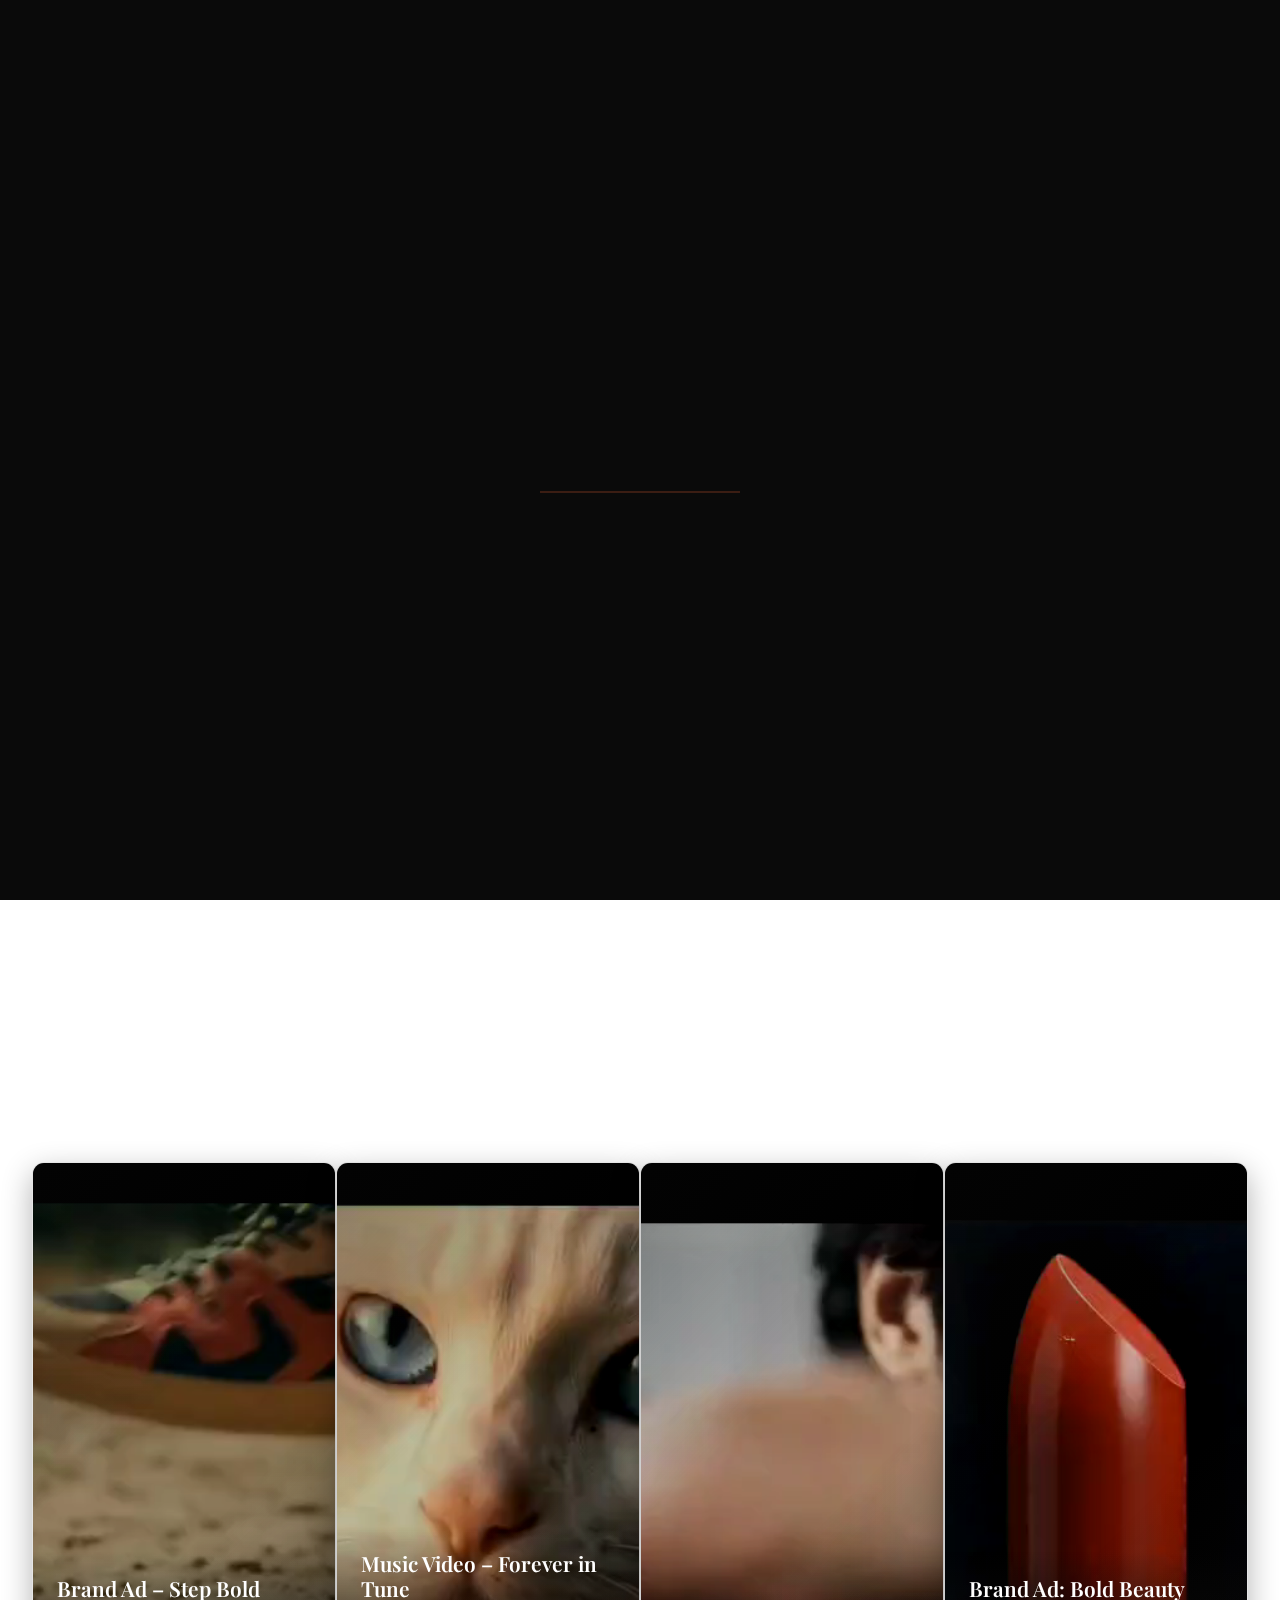
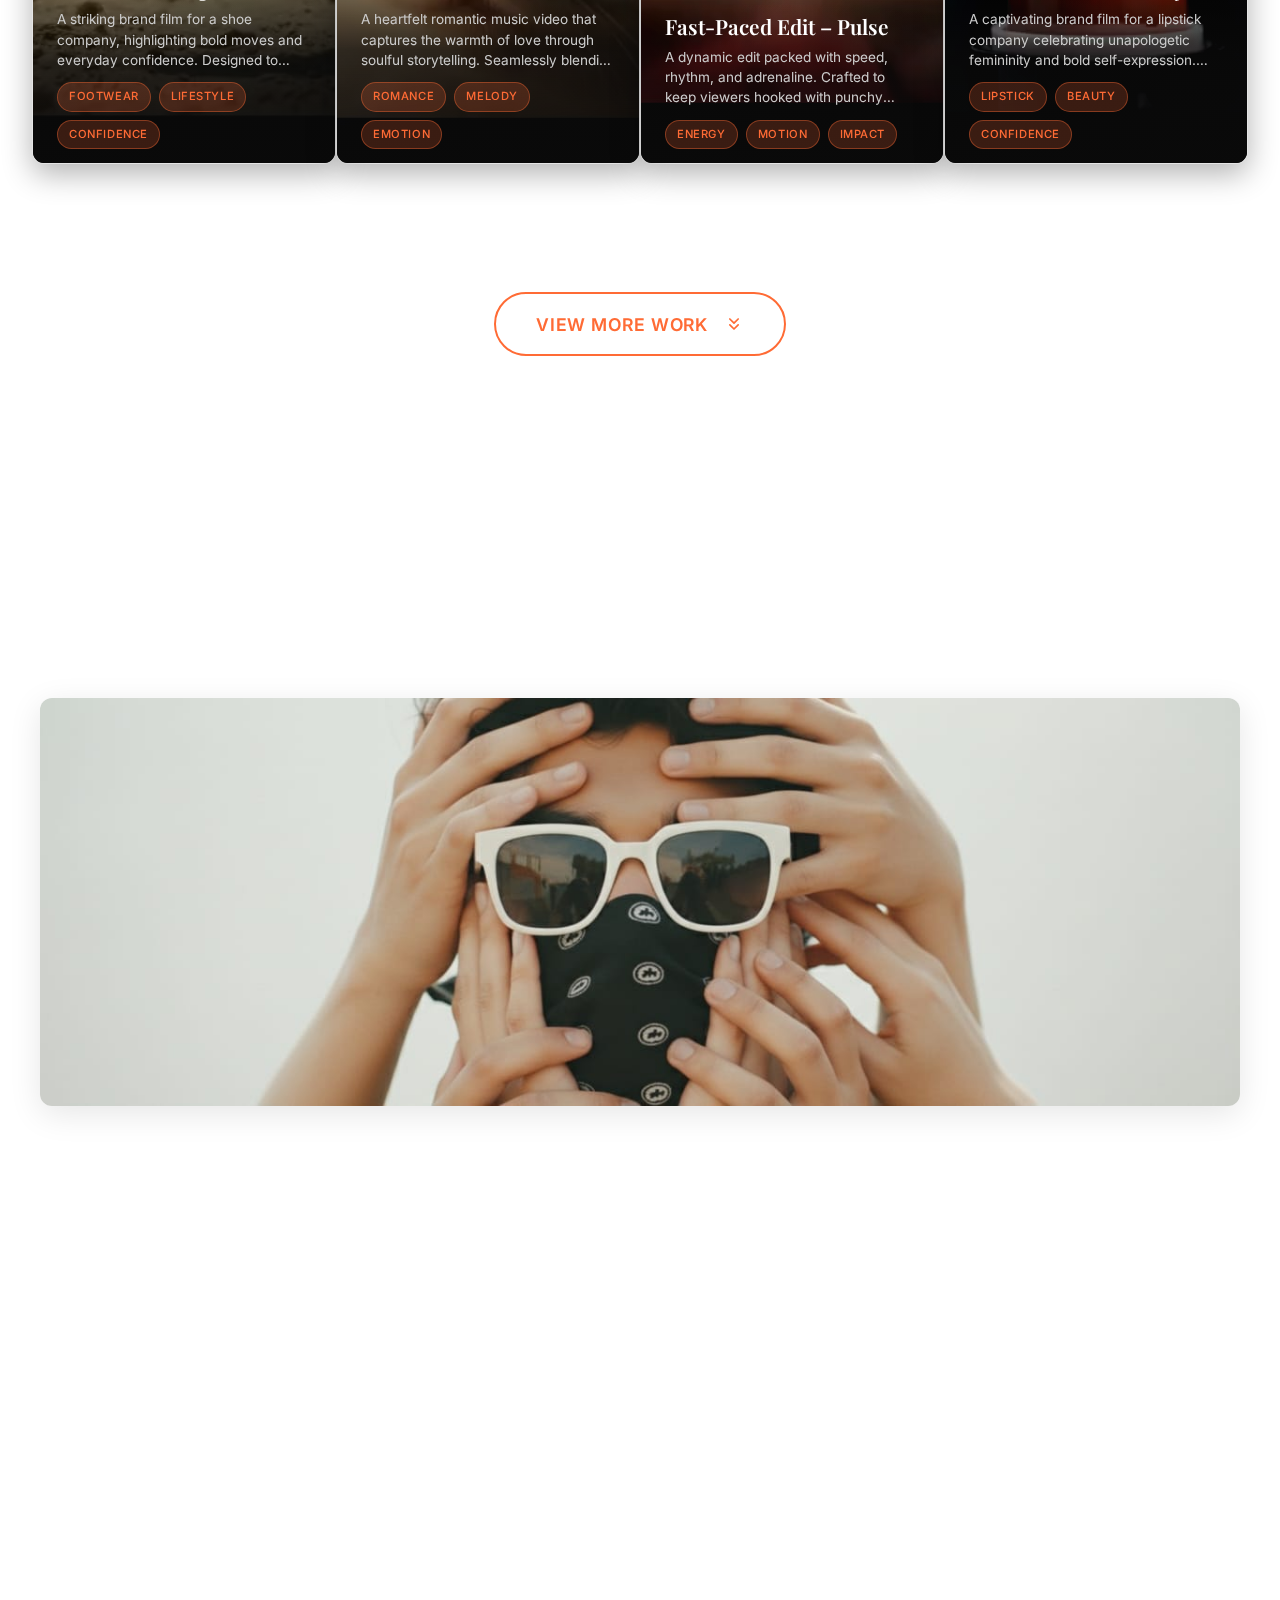
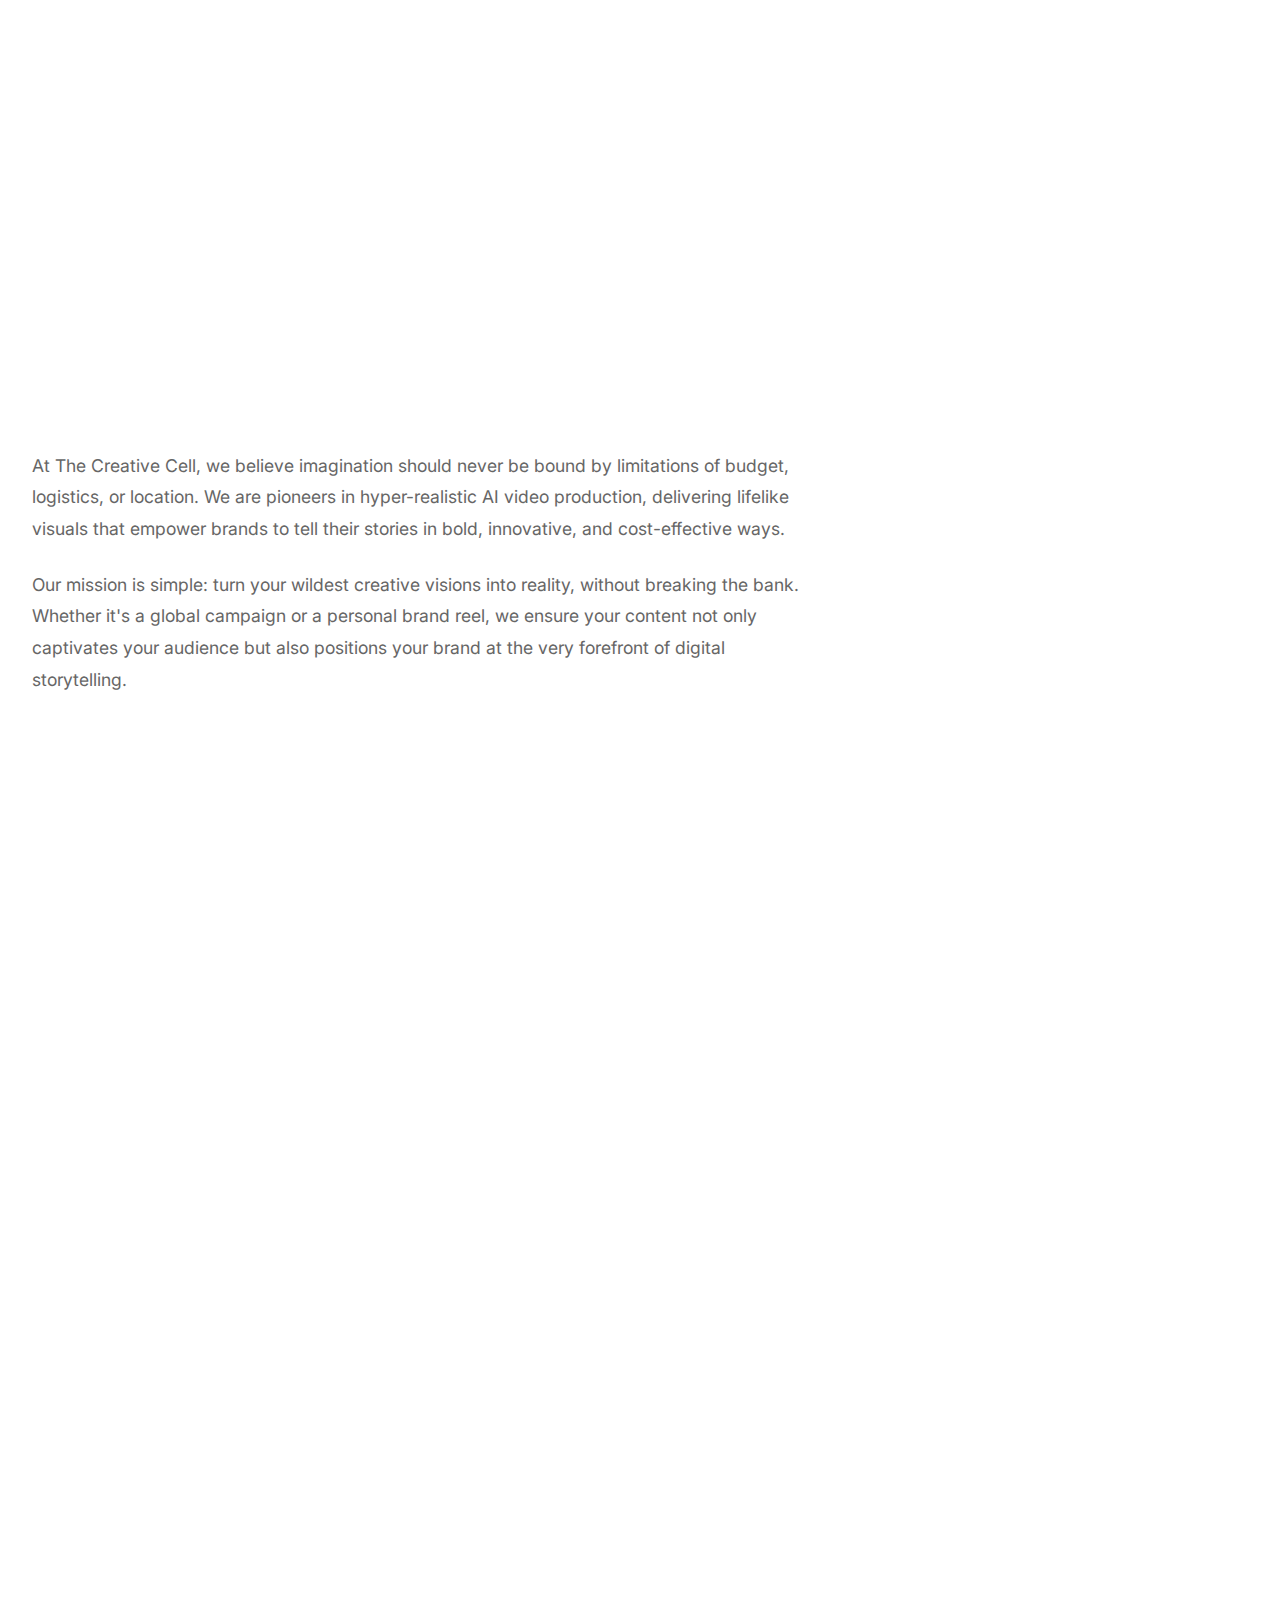
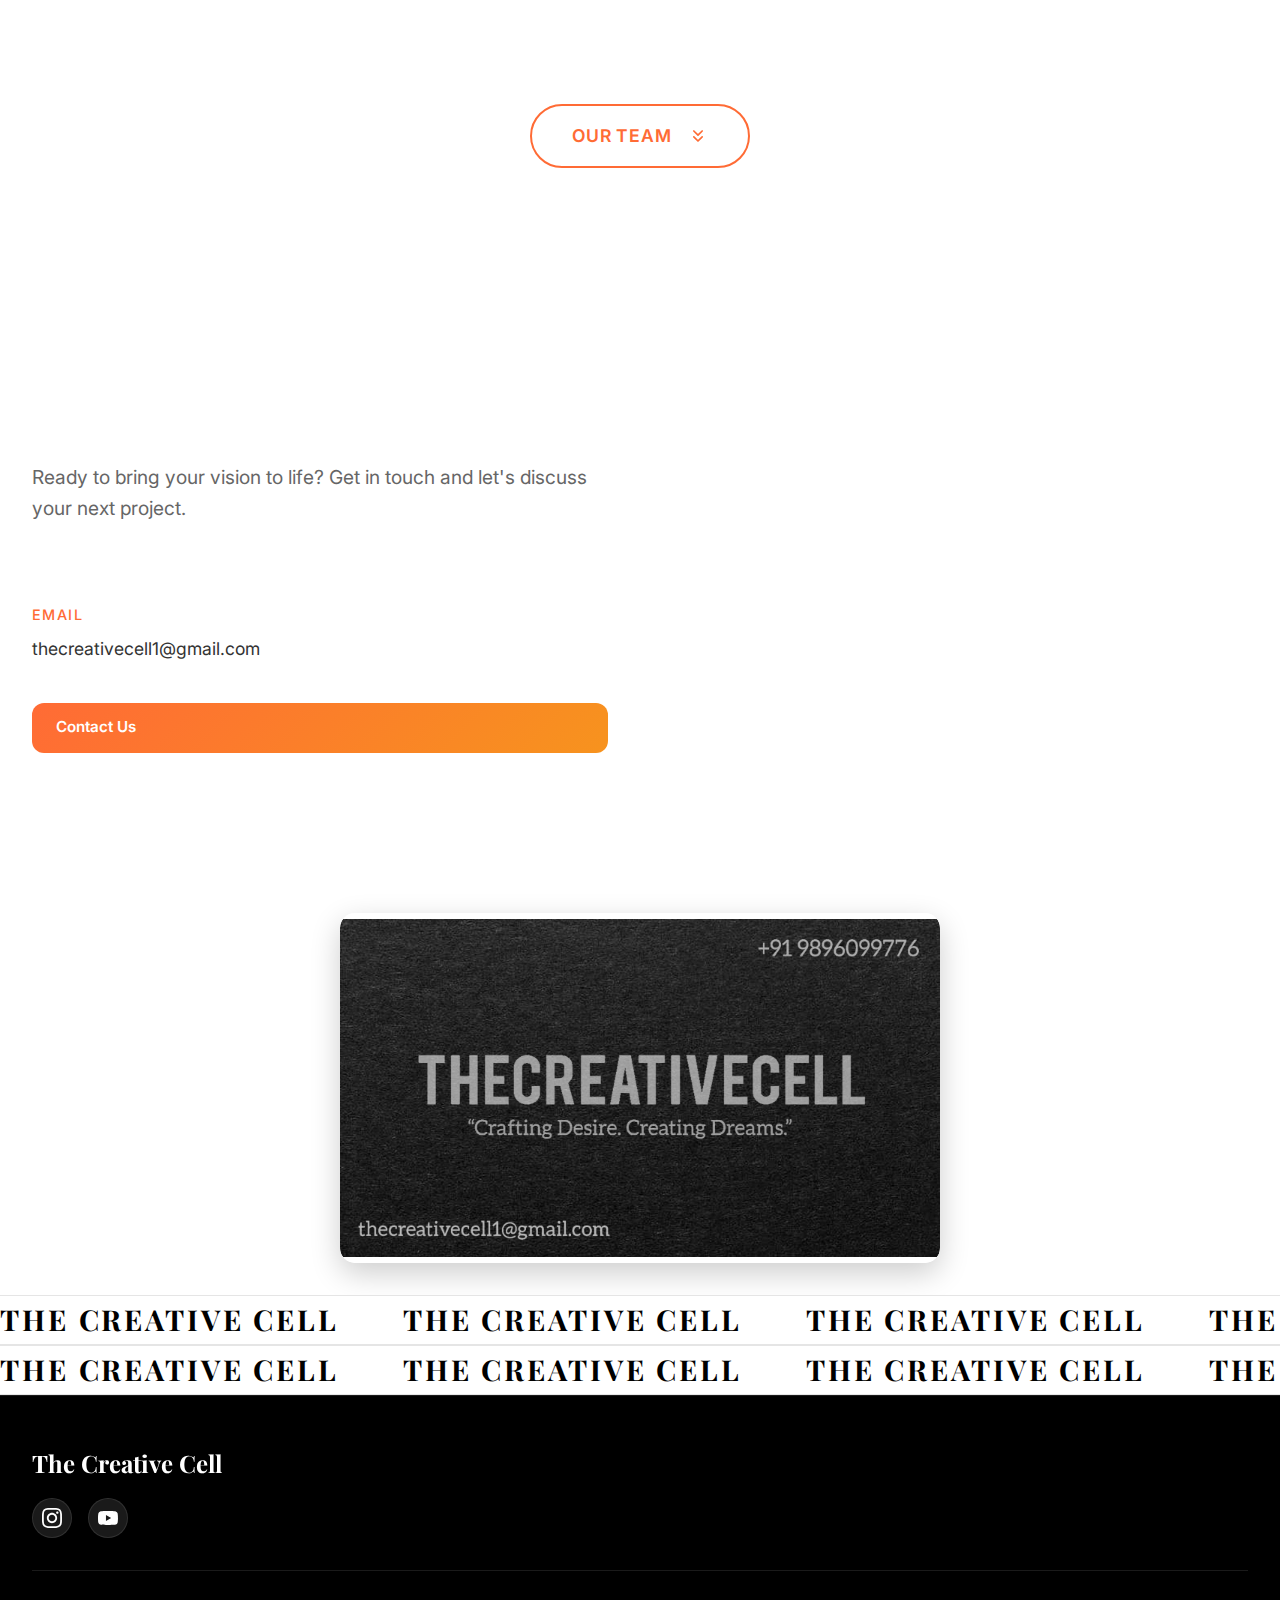
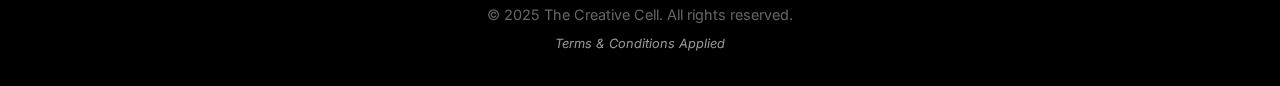
<file: index.html>
<!DOCTYPE html>
<html lang="en">
<head>
    <meta charset="UTF-8">
    <meta name="viewport" content="width=device-width, initial-scale=1.0">
    <title>The Creative Cell - Premium Creative Agency</title>
    <link rel="stylesheet" href="styles.css">
    <link href="https://fonts.googleapis.com/css2?family=Inter:wght@300;400;500;600;700&family=Playfair+Display:wght@400;500;600;700&family=Noto+Sans+Devanagari:wght@300;400;500;600;700&family=Noto+Serif+Devanagari:wght@400;500;600;700&display=swap" rel="stylesheet">
</head>
<body>
    <!-- Navigation -->
    <nav class="navbar">
        <div class="nav-container">
            <div class="nav-logo">
                <img src="thecreativecelllogo.jpeg" alt="The Creative Cell Logo" class="nav-logo-img">
                <h2>The Creative Cell</h2>
            </div>
            <ul class="nav-menu">
                <li class="nav-item">
                    <a href="#work" class="nav-link" data-en="Work" data-hi="काम">Work</a>
                </li>
                <li class="nav-item">
                    <a href="#services" class="nav-link" data-en="Services" data-hi="सेवाएं">Services</a>
                </li>
                <li class="nav-item">
                    <a href="#about" class="nav-link" data-en="About" data-hi="हमारे बारे में">About</a>
                </li>
                <li class="nav-item">
                    <a href="#team" class="nav-link" data-en="Team" data-hi="टीम">Team</a>
                </li>
                <!-- Temporarily disabled
                <li class="nav-item">
                    <a href="pricing.html" class="nav-link" data-en="Pricing" data-hi="मूल्य निर्धारण">Pricing</a>
                </li>
                -->
                <li class="nav-item">
                    <a href="terms-and-conditions.html?redirect=contact" class="nav-link" data-en="Contact" data-hi="संपर्क">Contact</a>
                </li>
            </ul>
            <div class="language-switcher">
                <button class="lang-btn active" data-lang="en">EN</button>
                <span class="lang-divider">|</span>
                <button class="lang-btn" data-lang="hi">हिं</button>
            </div>
            <div class="hamburger">
                <span class="bar"></span>
                <span class="bar"></span>
                <span class="bar"></span>
            </div>
        </div>
    </nav>

    <!-- Hero Section -->
    <section class="hero">
        <div class="hero-background">
            <video autoplay muted loop playsinline class="hero-video" id="heroVideo" preload="auto">
                <source src="background2.mp4" type="video/mp4">
                Your browser does not support the video tag.
            </video>
            <div class="hero-overlay"></div>
            <div class="hero-particles"></div>
        </div>
        
        <div class="hero-content">
            <div class="hero-text">
                <h1 class="hero-title">
                    <span class="title-line">The Creative</span>
                    <span class="title-line">Cell</span>
                </h1>
                <p class="hero-subtitle" data-en="Crafting extraordinary visual experiences that push the boundaries of creativity and innovation" data-hi="रचनात्मकता और नवाचार की सीमाओं को आगे बढ़ाने वाले असाधारण दृश्य अनुभव तैयार करना">Crafting extraordinary visual experiences that push the boundaries of creativity and innovation</p>
            </div>
        </div>
        
        <div class="scroll-indicator">
            <div class="scroll-line"></div>
            <span class="scroll-text" data-en="Scroll" data-hi="स्क्रॉल करें">Scroll</span>
        </div>
    </section>

    <!-- Work Section -->
    <section id="work" class="section work-section">
        <div class="container">
            <h2 class="section-title" data-en="Featured Work" data-hi="विशेष कार्य">Featured Work</h2>
            <!-- Video Showcase -->
            <div class="video-showcase">
                <!-- Video Container 1 -->
                <div class="video-container" data-video="background3.mp4">
                    <div class="video-wrapper">
                        <video class="showcase-video" muted loop playsinline autoplay>
                            <source src="background3.mp4" type="video/mp4">
                            Your browser does not support the video tag.
                        </video>
                        <div class="video-overlay"></div>
                    </div>
                    <div class="video-content">
                        <div class="video-info">
                            <h3 class="video-title">Brand Ad – Step Bold</h3>
                            <p class="video-description">A striking brand film for a shoe company, highlighting bold moves and everyday confidence. Designed to connect style with motion, leaving a lasting impression.</p>
                            <div class="video-tags">
                                <span class="tag">Footwear</span>
                                <span class="tag">Lifestyle</span>
                                <span class="tag">Confidence</span>
                            </div>
                        </div>
                    </div>
                </div>

                <!-- Video Container 2 -->
                <div class="video-container" data-video="background1.mp4">
                    <div class="video-wrapper">
                        <video class="showcase-video" muted loop playsinline autoplay>
                            <source src="background1.mp4" type="video/mp4">
                            Your browser does not support the video tag.
                        </video>
                        <div class="video-overlay"></div>
                    </div>
                    <div class="video-content">
                        <div class="video-info">
                            <h3 class="video-title">Music Video – Forever in Tune</h3>
                            <p class="video-description">A heartfelt romantic music video that captures the warmth of love through soulful storytelling. Seamlessly blending visuals with music to evoke deep emotions.</p>
                            <div class="video-tags">
                                <span class="tag">Romance</span>
                                <span class="tag">Melody</span>
                                <span class="tag">Emotion</span>
                            </div>
                        </div>
                    </div>
                </div>

                <!-- Video Container 3 -->
                <div class="video-container" data-video="background.mp4">
                    <div class="video-wrapper">
                        <video class="showcase-video" muted loop playsinline autoplay>
                            <source src="background.mp4" type="video/mp4">
                            Your browser does not support the video tag.
                        </video>
                        <div class="video-overlay"></div>
                    </div>
                    <div class="video-content">
                        <div class="video-info">
                            <h3 class="video-title">Fast-Paced Edit – Pulse</h3>
                            <p class="video-description">A dynamic edit packed with speed, rhythm, and adrenaline. Crafted to keep viewers hooked with punchy transitions and high-octane flow.</p>
                            <div class="video-tags">
                                <span class="tag">Energy</span>
                                <span class="tag">Motion</span>
                                <span class="tag">Impact</span>
                            </div>
                        </div>
                    </div>
                </div>

                <!-- Video Container 4 -->
                <div class="video-container" data-video="background4.mp4">
                    <div class="video-wrapper">
                        <video class="showcase-video" muted loop playsinline autoplay>
                            <source src="background4.mp4" type="video/mp4">
                            Your browser does not support the video tag.
                        </video>
                        <div class="video-overlay"></div>
                    </div>
                    <div class="video-content">
                        <div class="video-info">
                            <h3 class="video-title">Brand Ad: Bold Beauty</h3>
                            <p class="video-description">A captivating brand film for a lipstick company celebrating unapologetic femininity and bold self-expression. Designed to showcase confidence, allure, and individuality, this campaign connects beauty with empowerment — leaving a mark as striking as the shade itself.</p>
                            <div class="video-tags">
                                <span class="tag">lipstick</span>
                                <span class="tag">beauty</span>
                                <span class="tag">confidence</span>
                            </div>
                        </div>
                    </div>
                </div>
            </div>
            
            <!-- View More Button -->
            <div class="view-more-container">
                <button class="view-more-btn" id="viewMoreBtn" onclick="navigateToShowcase()">
                    <span class="btn-text" data-en="View More Work" data-hi="और काम देखें">View More Work</span>
                    <div class="btn-icon">
                        <svg width="20" height="20" viewBox="0 0 24 24" fill="none" xmlns="http://www.w3.org/2000/svg">
                            <path d="M7 13L12 18L17 13M7 6L12 11L17 6" stroke="currentColor" stroke-width="2" stroke-linecap="round" stroke-linejoin="round"/>
                        </svg>
                    </div>
                    <div class="btn-bg"></div>
                    <div class="btn-ripple"></div>
                </button>
            </div>
        </div>
    </section>

    <!-- Services Section -->
    <section id="services" class="section services-section">
        <div class="container">
            <h2 class="section-title" data-en="Our Services" data-hi="हमारी सेवाएं">Our Services</h2>
            
            <!-- Creative Cell Image -->
            <div class="creative-cell-image">
                <img src="the creative cell horizontal.jpeg" alt="The Creative Cell" class="creative-cell-img">
            </div>
            
            <div class="services-grid">
                <div class="service-item">
                    <h3 data-en="Video Editing & Post-Production" data-hi="वीडियो एडिटिंग और पोस्ट-प्रोडक्शन">Video Editing & Post-Production</h3>
                    <p data-en="High-quality edits for brands, creators, and businesses — from corporate reels to entertainment content." data-hi="ब्रांड्स, क्रिएटर्स और व्यवसायों के लिए उच्च गुणवत्ता वाले एडिट्स — कॉर्पोरेट रील्स से लेकर मनोरंजन सामग्री तक।">High-quality edits for brands, creators, and businesses — from corporate reels to entertainment content.</p>
                </div>
                <div class="service-item">
                    <h3 data-en="Ad Campaign Production" data-hi="विज्ञापन अभियान उत्पादन">Ad Campaign Production</h3>
                    <p data-en="End-to-end campaign creation with AI-powered visuals, storytelling, and strategy." data-hi="AI-संचालित विज़ुअल, कहानी कहने और रणनीति के साथ संपूर्ण अभियान निर्माण।">End-to-end campaign creation with AI-powered visuals, storytelling, and strategy.</p>
                </div>
                <div class="service-item">
                    <h3 data-en="Music & Creative Videos" data-hi="संगीत और रचनात्मक वीडियो">Music & Creative Videos</h3>
                    <p data-en="Cinematic, animated, or experimental — we craft visuals that bring your sound and stories to life." data-hi="सिनेमाई, एनिमेटेड, या प्रयोगात्मक — हम ऐसे विज़ुअल बनाते हैं जो आपकी आवाज़ और कहानियों को जीवंत करते हैं।">Cinematic, animated, or experimental — we craft visuals that bring your sound and stories to life.</p>
                </div>
                <div class="service-item">
                    <h3 data-en="Content Editing for Digital Platforms" data-hi="डिजिटल प्लेटफॉर्म के लिए सामग्री संपादन">Content Editing for Digital Platforms</h3>
                    <p data-en="From podcasts to YouTube to social media, we polish and optimize content for maximum engagement." data-hi="पॉडकास्ट से लेकर YouTube से लेकर सोशल मीडिया तक, हम अधिकतम जुड़ाव के लिए सामग्री को निखारते और अनुकूलित करते हैं।">From podcasts to YouTube to social media, we polish and optimize content for maximum engagement.</p>
                </div>
                <div class="service-item">
                    <h3 data-en="Creative Strategy & Consulting" data-hi="रचनात्मक रणनीति और परामर्श">Creative Strategy & Consulting</h3>
                    <p data-en="Helping brands and creators shape ideas into impactful campaigns with tech-driven creativity." data-hi="ब्रांड्स और क्रिएटर्स को तकनीक-संचालित रचनात्मकता के साथ विचारों को प्रभावशाली अभियानों में आकार देने में मदद करना।">Helping brands and creators shape ideas into impactful campaigns with tech-driven creativity.</p>
                </div>
                <div class="service-item">
                    <h3 data-en="Graphic & Logo Designing" data-hi="ग्राफिक और लोगो डिज़ाइनिंग">Graphic & Logo Designing</h3>
                    <p data-en="Unique, impactful designs that reflect your brand. From logos to social media graphics, we create visuals that stand out." data-hi="अनूठे, प्रभावशाली डिज़ाइन जो आपके ब्रांड को दर्शाते हैं। लोगो से लेकर सोशल मीडिया ग्राफिक्स तक, हम ऐसे विज़ुअल बनाते हैं जो अलग दिखते हैं।">Unique, impactful designs that reflect your brand. From logos to social media graphics, we create visuals that stand out.</p>
                </div>
            </div>
        </div>
    </section>

    <!-- About Section -->
    <section id="about" class="section about-section">
        <div class="container">
            <div class="about-content">
                <div class="about-text">
                    <h2 class="section-title" data-en="About The Creative Cell" data-hi="द क्रिएटिव सेल के बारे में">About The Creative Cell</h2>
                    <p data-en="At The Creative Cell, we believe imagination should never be bound by limitations of budget, logistics, or location. We are pioneers in hyper-realistic AI video production, delivering lifelike visuals that empower brands to tell their stories in bold, innovative, and cost-effective ways." data-hi="द क्रिएटिव सेल में, हमारा मानना है कि कल्पना को कभी भी बजट, रसद या स्थान की सीमाओं से बंधा नहीं होना चाहिए। हम हाइपर-रियलिस्टिक AI वीडियो प्रोडक्शन में अग्रणी हैं, जो जीवंत विज़ुअल प्रदान करते हैं जो ब्रांड्स को साहसिक, नवाचार और लागत-प्रभावी तरीकों से अपनी कहानियां कहने में सशक्त बनाते हैं।">At The Creative Cell, we believe imagination should never be bound by limitations of budget, logistics, or location. We are pioneers in hyper-realistic AI video production, delivering lifelike visuals that empower brands to tell their stories in bold, innovative, and cost-effective ways.</p>
                    <p data-en="Our mission is simple: turn your wildest creative visions into reality, without breaking the bank. Whether it's a global campaign or a personal brand reel, we ensure your content not only captivates your audience but also positions your brand at the very forefront of digital storytelling." data-hi="हमारा मिशन सरल है: आपकी सबसे जंगली रचनात्मक दृष्टि को वास्तविकता में बदलना, बिना बैंक तोड़े। चाहे यह एक वैश्विक अभियान हो या व्यक्तिगत ब्रांड रील, हम सुनिश्चित करते हैं कि आपकी सामग्री न केवल आपके दर्शकों को मंत्रमुग्ध करे बल्कि आपके ब्रांड को डिजिटल स्टोरीटेलिंग के अग्रिम पंक्ति में भी स्थापित करे।">Our mission is simple: turn your wildest creative visions into reality, without breaking the bank. Whether it's a global campaign or a personal brand reel, we ensure your content not only captivates your audience but also positions your brand at the very forefront of digital storytelling.</p>
                </div>
                <div class="about-stats">
                    <div class="stat-item">
                        <span class="stat-number">150+</span>
                        <span class="stat-label" data-en="Projects Completed" data-hi="पूर्ण परियोजनाएं">Projects Completed</span>
                    </div>
                    <div class="stat-item">
                        <span class="stat-number">25+</span>
                        <span class="stat-label" data-en="Happy Clients" data-hi="खुश ग्राहक">Happy Clients</span>
                    </div>
                    <div class="stat-item">
                        <span class="stat-number">6+</span>
                        <span class="stat-label" data-en="Years Experience" data-hi="वर्षों का अनुभव">Years Experience</span>
                    </div>
                </div>
            </div>
        </div>
    </section>

    <!-- Our Team Section -->
    <section id="team" class="section team-section">
        <div class="container">
            <h2 class="section-title" data-en="Meet Our Founder" data-hi="हमारे संस्थापक से मिलें">Meet Our Founder</h2>
            <div class="team-grid">
                <div class="team-member" data-aos="fade-up" data-aos-delay="100">
                    <div class="team-photo">
                        <img src="img (5).jpeg" alt="Creative Director" class="team-img">
                        <div class="team-overlay"></div>
                    </div>
                    <div class="team-info">
                        <h3 class="team-name" data-en="Nalin" data-hi="नलिन">Nalin</h3>
                        <p class="team-role" data-en="Founder & Visionary" data-hi="संस्थापक और दूरदर्शी">Founder & Visionary</p>
                        <p class="team-description team-role-desc" data-en="Role: Sets the vision, strategy, and direction for the company." data-hi="भूमिका: कंपनी के लिए दृष्टि, रणनीति और दिशा निर्धारित करता है।">Role: Sets the vision, strategy, and direction for the company.</p>
                        <br>
                        <p class="team-description" data-en="The driving force behind our mission to revolutionize brand storytelling with AI. With a passion for creativity and innovation, our founder bridges the gap between technology and marketing, ensuring every video we create inspires and engages." data-hi="AI के साथ ब्रांड स्टोरीटेलिंग में क्रांति लाने के हमारे मिशन की प्रेरणा शक्ति। रचनात्मकता और नवाचार के जुनून के साथ, हमारे संस्थापक प्रौद्योगिकी और मार्केटिंग के बीच की खाई को पाटते हैं, यह सुनिश्चित करते हुए कि हमारा हर वीडियो प्रेरणा देता है और जोड़ता है।">The driving force behind our mission to revolutionize brand storytelling with AI. With a passion for creativity and innovation, our founder bridges the gap between technology and marketing, ensuring every video we create inspires and engages.</p>
                    </div>
                </div>

                <div class="view-more-container">
                    <button class="view-more-btn" id="ourTeamBtn" onclick="navigateToTeam()">
                        <span class="btn-text" data-en="Our Team" data-hi="हमारी टीम">Our Team</span>
                        <div class="btn-icon">
                            <svg width="20" height="20" viewBox="0 0 24 24" fill="none" xmlns="http://www.w3.org/2000/svg">
                                <path d="M7 13L12 18L17 13M7 6L12 11L17 6" stroke="currentColor" stroke-width="2" stroke-linecap="round" stroke-linejoin="round"/>
                            </svg>
                        </div>
                        <div class="btn-bg"></div>
                        <div class="btn-ripple"></div>
                    </button>
                </div>

            </div>
        </div>
    </section>


    <!-- Contact Section -->
    <section id="contact" class="section contact-section">
        <div class="container">
            <h2 class="section-title" data-en="Let's Create Together" data-hi="आइए मिलकर बनाते हैं">Let's Create Together</h2>
            <div class="contact-content">
                <div class="contact-info">
                    <p data-en="Ready to bring your vision to life? Get in touch and let's discuss your next project." data-hi="अपने विज़न को जीवंत करने के लिए तैयार हैं? संपर्क करें और आइए अपनी अगली परियोजना पर चर्चा करते हैं।">Ready to bring your vision to life? Get in touch and let's discuss your next project.</p>
                    <div class="contact-details">
                        <div class="contact-item">
                            <span class="contact-label" data-en="Email" data-hi="ईमेल">Email</span>
                            <a href="mailto:thecreativecell1@gmail.com" class="contact-value">thecreativecell1@gmail.com</a>
                        </div>
                        <div class="contact-item">
                            <a href="terms-and-conditions.html?redirect=contact" class="contact-us-btn">
                                <span data-en="Contact Us" data-hi="हमसे संपर्क करें">Contact Us</span>
                                <div class="button-bg"></div>
                            </a>
                        </div>
                    </div>
                </div>
                
                
                <!-- Temporarily disabled
                <div class="contact-cta">
                    <a href="pricing.html" class="cta-button secondary">
                        <span data-en="View Pricing" data-hi="मूल्य निर्धारण देखें">View Pricing</span>
                        <div class="button-bg"></div>
                    </a>
                </div>
                -->
            </div>
        </div>
    </section>

    <!-- 3D Flip Card Section -->
    <section class="flip-card-section">
        <div class="container">
            <div class="flip-card">
                <div class="flip-card-inner">
                    <div class="flip-card-front">
                        <img src="front.jpeg" alt="Front Card" class="card-image">
                    </div>
                    <div class="flip-card-back">
                        <img src="back.jpeg" alt="Back Card" class="card-image">
                    </div>
                </div>
            </div>
        </div>
    </section>

    <!-- Infinite Scrolling Text Sections -->
    <div class="infinite-text-container">
        <!-- Left to Right Scrolling Text -->
        <div class="infinite-text-section left-to-right">
            <div class="infinite-text-track">
                <span class="infinite-text-item">The Creative Cell</span>
                <span class="infinite-text-item">The Creative Cell</span>
                <span class="infinite-text-item">The Creative Cell</span>
                <span class="infinite-text-item">The Creative Cell</span>
                <span class="infinite-text-item">The Creative Cell</span>
                <span class="infinite-text-item">The Creative Cell</span>
                <span class="infinite-text-item">The Creative Cell</span>
                <span class="infinite-text-item">The Creative Cell</span>
                <span class="infinite-text-item">The Creative Cell</span>
                <span class="infinite-text-item">The Creative Cell</span>
            </div>
        </div>
        
        <!-- Right to Left Scrolling Text -->
        <div class="infinite-text-section right-to-left">
            <div class="infinite-text-track">
                <span class="infinite-text-item">The Creative Cell</span>
                <span class="infinite-text-item">The Creative Cell</span>
                <span class="infinite-text-item">The Creative Cell</span>
                <span class="infinite-text-item">The Creative Cell</span>
                <span class="infinite-text-item">The Creative Cell</span>
                <span class="infinite-text-item">The Creative Cell</span>
                <span class="infinite-text-item">The Creative Cell</span>
                <span class="infinite-text-item">The Creative Cell</span>
                <span class="infinite-text-item">The Creative Cell</span>
                <span class="infinite-text-item">The Creative Cell</span>
            </div>
        </div>
    </div>

    <!-- Footer -->
    <footer class="footer">
        <div class="container">
            <div class="footer-content">
                <div class="footer-logo">
                    <h3>The Creative Cell</h3>
                    <div class="social-media-icons">
                        <a href="https://www.instagram.com/the.creative.cell/" target="_blank" rel="noopener noreferrer" class="social-icon instagram" aria-label="Instagram">
                            <svg width="24" height="24" viewBox="0 0 24 24" fill="none" xmlns="http://www.w3.org/2000/svg">
                                <path d="M12 2.163c3.204 0 3.584.012 4.85.07 3.252.148 4.771 1.691 4.919 4.919.058 1.265.069 1.645.069 4.849 0 3.205-.012 3.584-.069 4.849-.149 3.225-1.664 4.771-4.919 4.919-1.266.058-1.644.07-4.85.07-3.204 0-3.584-.012-4.849-.07-3.26-.149-4.771-1.699-4.919-4.92-.058-1.265-.07-1.644-.07-4.849 0-3.204.013-3.583.07-4.849.149-3.227 1.664-4.771 4.919-4.919 1.266-.057 1.645-.069 4.849-.069zm0-2.163c-3.259 0-3.667.014-4.947.072-4.358.2-6.78 2.618-6.98 6.98-.059 1.281-.073 1.689-.073 4.948 0 3.259.014 3.668.072 4.948.2 4.358 2.618 6.78 6.98 6.98 1.281.058 1.689.072 4.948.072 3.259 0 3.668-.014 4.948-.072 4.354-.2 6.782-2.618 6.979-6.98.059-1.28.073-1.689.073-4.948 0-3.259-.014-3.667-.072-4.947-.196-4.354-2.617-6.78-6.979-6.98-1.281-.059-1.69-.073-4.949-.073zm0 5.838c-3.403 0-6.162 2.759-6.162 6.162s2.759 6.163 6.162 6.163 6.162-2.759 6.162-6.163c0-3.403-2.759-6.162-6.162-6.162zm0 10.162c-2.209 0-4-1.79-4-4 0-2.209 1.791-4 4-4s4 1.791 4 4c0 2.21-1.791 4-4 4zm6.406-11.845c-.796 0-1.441.645-1.441 1.44s.645 1.44 1.441 1.44c.795 0 1.439-.645 1.439-1.44s-.644-1.44-1.439-1.44z" fill="currentColor"/>
                            </svg>
                        </a>
                        <a href="https://www.youtube.com/@THECREATIVECELL" target="_blank" rel="noopener noreferrer" class="social-icon youtube" aria-label="YouTube">
                            <svg width="24" height="24" viewBox="0 0 24 24" fill="none" xmlns="http://www.w3.org/2000/svg">
                                <path d="M23.498 6.186a3.016 3.016 0 0 0-2.122-2.136C19.505 3.545 12 3.545 12 3.545s-7.505 0-9.377.505A3.017 3.017 0 0 0 .502 6.186C0 8.07 0 12 0 12s0 3.93.502 5.814a3.016 3.016 0 0 0 2.122 2.136c1.871.505 9.376.505 9.376.505s7.505 0 9.377-.505a3.015 3.015 0 0 0 2.122-2.136C24 15.93 24 12 24 12s0-3.93-.502-5.814zM9.545 15.568V8.432L15.818 12l-6.273 3.568z" fill="currentColor"/>
                            </svg>
                        </a>
                    </div>
                </div>
                <div class="footer-links">
                </div>
            </div>
            <div class="footer-bottom">
                <p>&copy; 2025 The Creative Cell. All rights reserved.</p>
                <p class="terms-applied">Terms & Conditions Applied</p>
            </div>
        </div>
    </footer>

    <script src="script.js"></script>
</body>
</html>
</file>
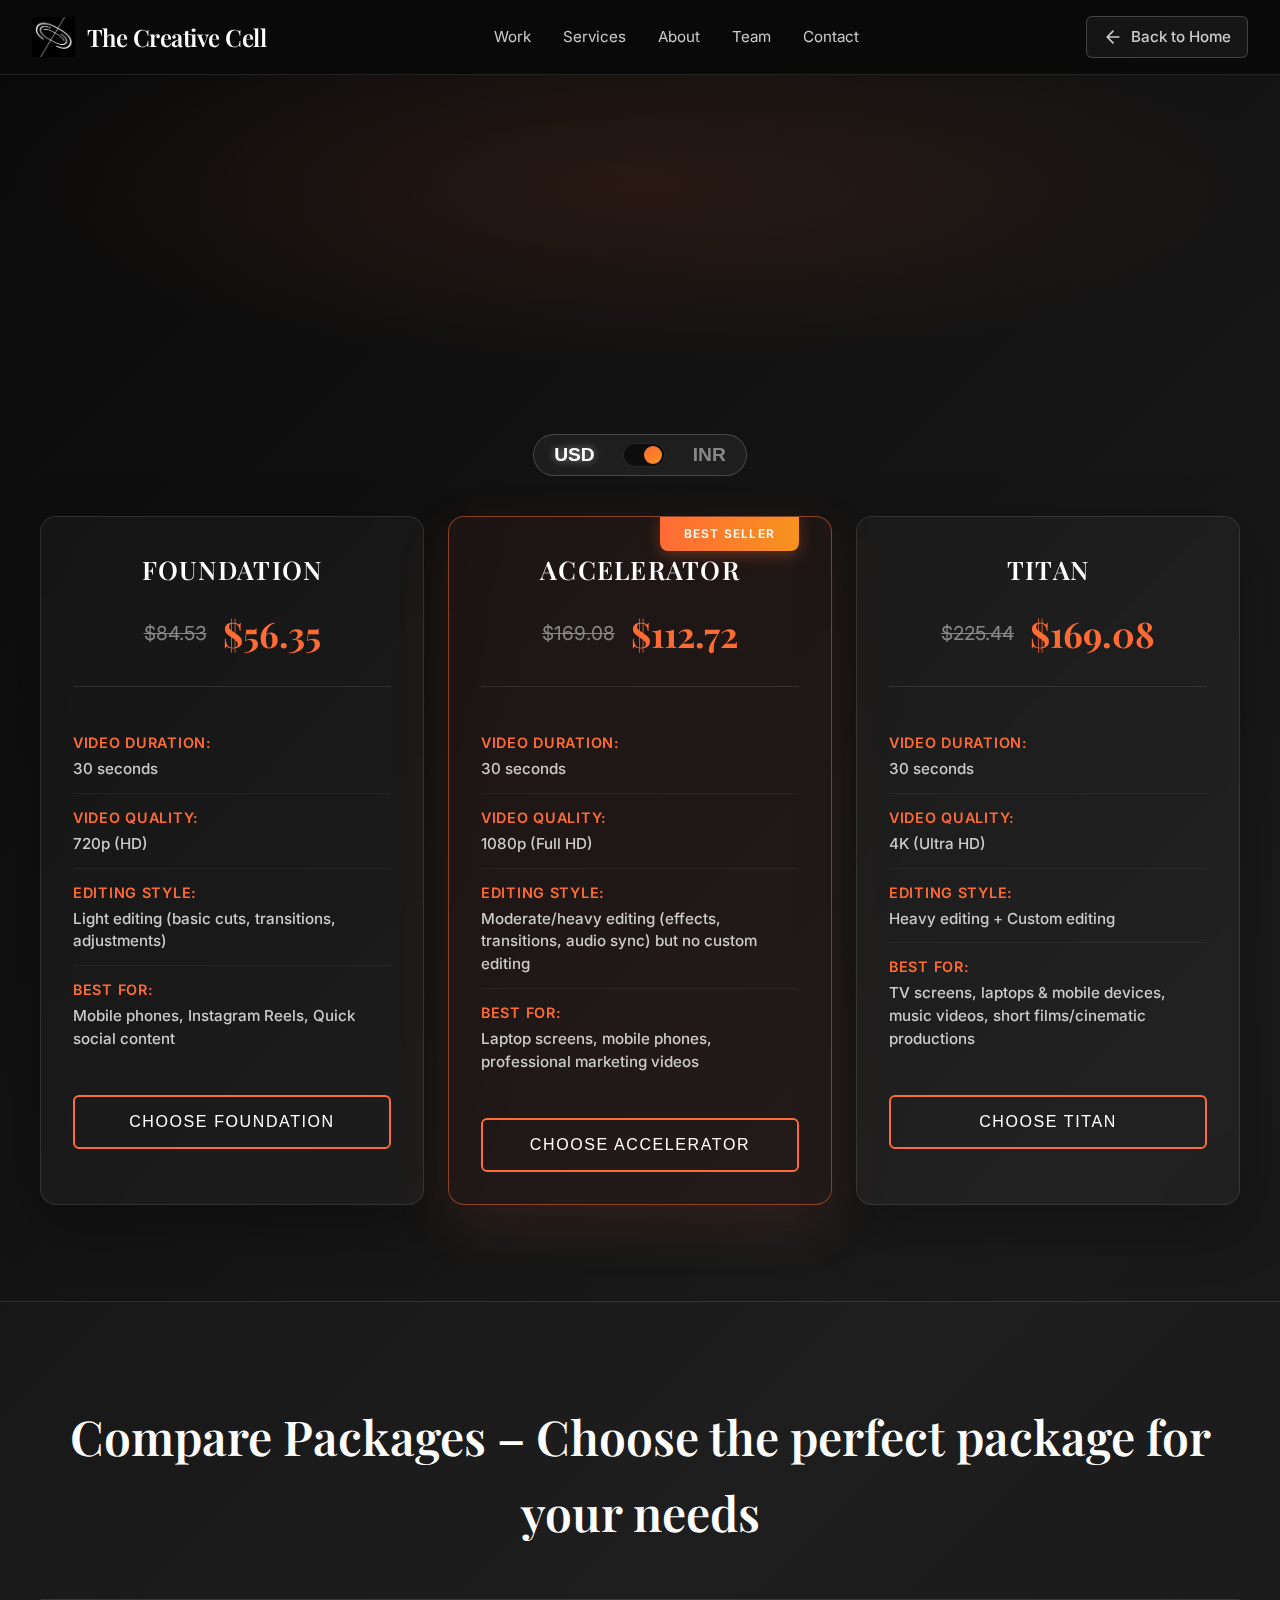
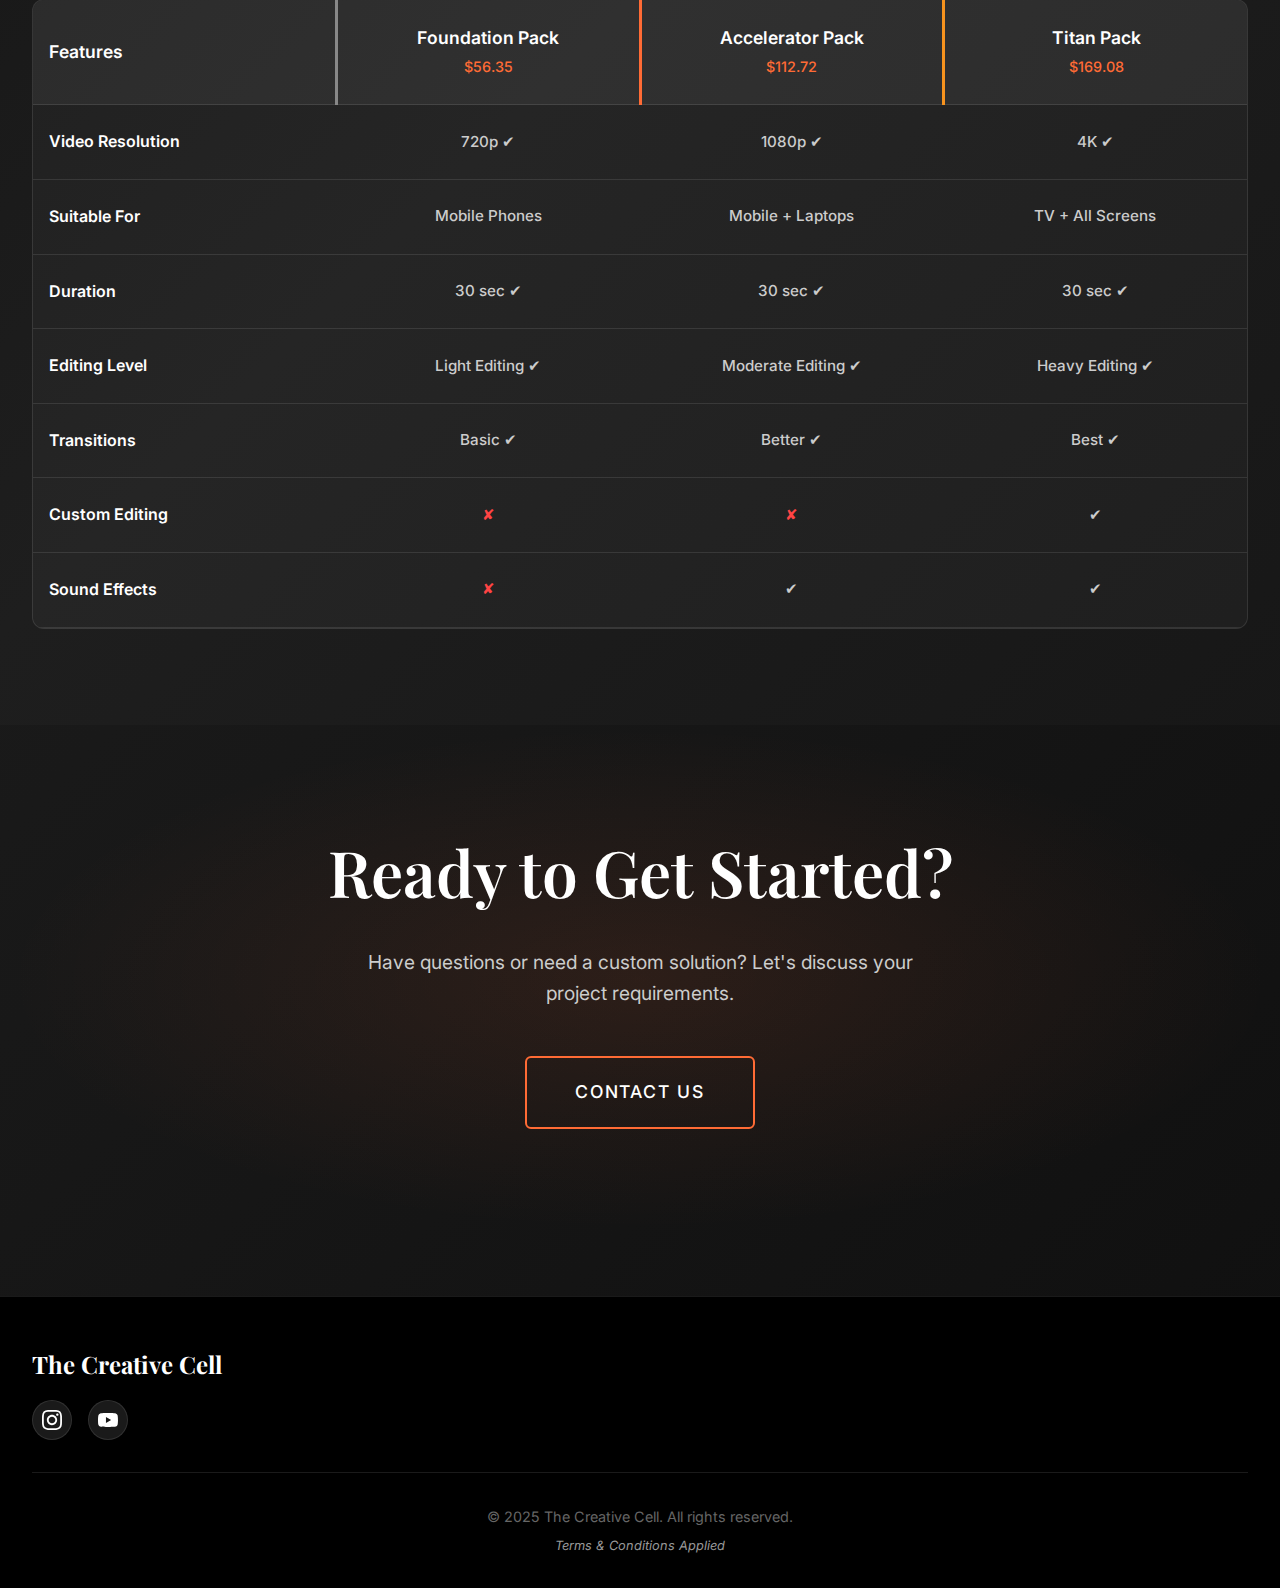
<file: pricing.html>
<!DOCTYPE html>
<html lang="en">
<head>
    <meta charset="UTF-8">
    <meta name="viewport" content="width=device-width, initial-scale=1.0">
    <title>Start Your Project - The Creative Cell</title>
    <link rel="stylesheet" href="pricing-styles.css">
    <link href="https://fonts.googleapis.com/css2?family=Inter:wght@300;400;500;600;700&family=Playfair+Display:wght@400;500;600;700&display=swap" rel="stylesheet">
</head>
<body>
    <!-- Sticky Navigation -->
    <nav class="navbar">
        <div class="nav-container">
            <div class="nav-logo">
                <img src="thecreativecelllogo.jpeg" alt="The Creative Cell Logo" class="nav-logo-img">
                <h2>The Creative Cell</h2>
            </div>
            <ul class="nav-menu">
                <li class="nav-item">
                    <a href="index.html#work" class="nav-link">Work</a>
                </li>
                <li class="nav-item">
                    <a href="index.html#services" class="nav-link">Services</a>
                </li>
                <li class="nav-item">
                    <a href="index.html#about" class="nav-link">About</a>
                </li>
                <li class="nav-item">
                    <a href="team.html" class="nav-link">Team</a>
                </li>
                <li class="nav-item">
                    <a href="terms-and-conditions.html?redirect=contact" class="nav-link">Contact</a>
                </li>
            </ul>
            <div class="nav-actions">
                <a href="index.html" class="back-button">
                    <svg width="20" height="20" viewBox="0 0 24 24" fill="none" xmlns="http://www.w3.org/2000/svg">
                        <path d="M19 12H5M12 19L5 12L12 5" stroke="currentColor" stroke-width="2" stroke-linecap="round" stroke-linejoin="round"/>
                    </svg>
                    <span>Back to Home</span>
                </a>
            </div>
            <div class="hamburger">
                <span class="bar"></span>
                <span class="bar"></span>
                <span class="bar"></span>
            </div>
        </div>
    </nav>

    <!-- Main Content -->
    <main class="main-content">
        <!-- Page Header -->
        <section class="page-header">
            <div class="container">
                <h1 class="page-title">Start Your Project</h1>
                <p class="page-subtitle">Choose the perfect package for your creative vision and bring your ideas to life</p>
            </div>
        </section>

        <!-- Pricing Packages -->
        <section class="pricing-section">
            <div class="container">
                <div class="currency-switcher-container">
                    <button type="button" class="currency-switch" id="currencySwitch" role="switch" aria-label="Toggle currency between USD and INR" aria-checked="true">
                        <span class="currency-label usd active">USD</span>
                        <span class="switch-track" aria-hidden="true">
                            <span class="switch-thumb"></span>
                        </span>
                        <span class="currency-label inr">INR</span>
                    </button>
                </div>
                <div class="pricing-grid">
                    <!-- Foundation Package -->
                    <div class="pricing-card">
                        <div class="card-header">
                            <h3 class="package-title">FOUNDATION</h3>
                            <div class="price-container">
                                <span class="price-original" data-inr="7499">₹7,499</span>
                                <span class="price-current" data-inr="4999">₹4,999</span>
                            </div>
                        </div>
                        <div class="card-body">
                            <ul class="features-list">
                                <li>
                                    <span class="feature-label">Video Duration:</span>
                                    <span class="feature-value">30 seconds</span>
                                </li>
                                <li>
                                    <span class="feature-label">Video Quality:</span>
                                    <span class="feature-value">720p (HD)</span>
                                </li>
                                <li>
                                    <span class="feature-label">Editing Style:</span>
                                    <span class="feature-value">Light editing (basic cuts, transitions, adjustments)</span>
                                </li>
                                <li>
                                    <span class="feature-label">Best For:</span>
                                    <span class="feature-value">Mobile phones, Instagram Reels, Quick social content</span>
                                </li>
                            </ul>
                        </div>
                        <div class="card-footer">
                            <button class="cta-button foundation">
                                <span>Choose Foundation</span>
                                <div class="button-bg"></div>
                            </button>
                        </div>
                    </div>

                    <!-- Accelerator Package (Best Seller) -->
                    <div class="pricing-card best-seller">
                        <div class="best-seller-badge">
                            <span>BEST SELLER</span>
                        </div>
                        <div class="card-header">
                            <h3 class="package-title">ACCELERATOR</h3>
                            <div class="price-container">
                                <span class="price-original" data-inr="14999">₹14,999</span>
                                <span class="price-current" data-inr="9999">₹9,999</span>
                            </div>
                        </div>
                        <div class="card-body">
                            <ul class="features-list">
                                <li>
                                    <span class="feature-label">Video Duration:</span>
                                    <span class="feature-value">30 seconds</span>
                                </li>
                                <li>
                                    <span class="feature-label">Video Quality:</span>
                                    <span class="feature-value">1080p (Full HD)</span>
                                </li>
                                <li>
                                    <span class="feature-label">Editing Style:</span>
                                    <span class="feature-value">Moderate/heavy editing (effects, transitions, audio sync) but no custom editing</span>
                                </li>
                                <li>
                                    <span class="feature-label">Best For:</span>
                                    <span class="feature-value">Laptop screens, mobile phones, professional marketing videos</span>
                                </li>
                            </ul>
                        </div>
                        <div class="card-footer">
                            <button class="cta-button accelerator">
                                <span>Choose Accelerator</span>
                                <div class="button-bg"></div>
                            </button>
                        </div>
                    </div>

                    <!-- Titan Package -->
                    <div class="pricing-card">
                        <div class="card-header">
                            <h3 class="package-title">TITAN</h3>
                            <div class="price-container">
                                <span class="price-original" data-inr="19999">₹19,999</span>
                                <span class="price-current" data-inr="14999">₹14,999</span>
                            </div>
                        </div>
                        <div class="card-body">
                            <ul class="features-list">
                                <li>
                                    <span class="feature-label">Video Duration:</span>
                                    <span class="feature-value">30 seconds</span>
                                </li>
                                <li>
                                    <span class="feature-label">Video Quality:</span>
                                    <span class="feature-value">4K (Ultra HD)</span>
                                </li>
                                <li>
                                    <span class="feature-label">Editing Style:</span>
                                    <span class="feature-value">Heavy editing + Custom editing</span>
                                </li>
                                <li>
                                    <span class="feature-label">Best For:</span>
                                    <span class="feature-value">TV screens, laptops & mobile devices, music videos, short films/cinematic productions</span>
                                </li>
                            </ul>
                        </div>
                        <div class="card-footer">
                            <button class="cta-button titan">
                                <span>Choose Titan</span>
                                <div class="button-bg"></div>
                            </button>
                        </div>
                    </div>
                </div>
            </div>
        </section>

        <!-- Comparison Table -->
        <section class="comparison-section">
            <div class="container">
                <h2 class="comparison-title">Compare Packages – Choose the perfect package for your needs</h2>
                <div class="comparison-table-wrapper">
                    <table class="comparison-table">
                        <thead>
                            <tr>
                                <th class="feature-column">Features</th>
                                <th class="package-column foundation-col">Foundation Pack<br><span class="price-small" data-inr="4999">₹4,999</span></th>
                                <th class="package-column accelerator-col">Accelerator Pack<br><span class="price-small" data-inr="9999">₹9,999</span></th>
                                <th class="package-column titan-col">Titan Pack<br><span class="price-small" data-inr="14999">₹14,999</span></th>
                            </tr>
                        </thead>
                        <tbody>
                            <tr>
                                <td class="feature-name">Video Resolution</td>
                                <td class="feature-value">720p ✔</td>
                                <td class="feature-value">1080p ✔</td>
                                <td class="feature-value">4K ✔</td>
                            </tr>
                            <tr>
                                <td class="feature-name">Suitable For</td>
                                <td class="feature-value">Mobile Phones</td>
                                <td class="feature-value">Mobile + Laptops</td>
                                <td class="feature-value">TV + All Screens</td>
                            </tr>
                            <tr>
                                <td class="feature-name">Duration</td>
                                <td class="feature-value">30 sec ✔</td>
                                <td class="feature-value">30 sec ✔</td>
                                <td class="feature-value">30 sec ✔</td>
                            </tr>
                            <tr>
                                <td class="feature-name">Editing Level</td>
                                <td class="feature-value">Light Editing ✔</td>
                                <td class="feature-value">Moderate Editing ✔</td>
                                <td class="feature-value">Heavy Editing ✔</td>
                            </tr>
                            <tr>
                                <td class="feature-name">Transitions</td>
                                <td class="feature-value">Basic ✔</td>
                                <td class="feature-value">Better ✔</td>
                                <td class="feature-value">Best ✔</td>
                            </tr>
                            <tr>
                                <td class="feature-name">Custom Editing</td>
                                <td class="feature-value not-included">✘</td>
                                <td class="feature-value not-included">✘</td>
                                <td class="feature-value">✔</td>
                            </tr>
                            <tr>
                                <td class="feature-name">Sound Effects</td>
                                <td class="feature-value not-included">✘</td>
                                <td class="feature-value">✔</td>
                                <td class="feature-value">✔</td>
                            </tr>
                        </tbody>
                    </table>
                </div>
            </div>
        </section>

        <!-- Call to Action -->
        <section class="final-cta-section">
            <div class="container">
                <h2 class="cta-title">Ready to Get Started?</h2>
                <p class="cta-description">Have questions or need a custom solution? Let's discuss your project requirements.</p>
                <a href="terms-and-conditions.html?redirect=contact" class="cta-button contact">
                    <span>Contact Us</span>
                    <div class="button-bg"></div>
                </a>
            </div>
        </section>
    </main>

    <!-- Footer -->
    <footer class="footer">
        <div class="container">
            <div class="footer-content">
                <div class="footer-logo">
                    <h3>The Creative Cell</h3>
                    <div class="social-media-icons">
                        <a href="https://www.instagram.com/the.creative.cell/" target="_blank" rel="noopener noreferrer" class="social-icon instagram" aria-label="Instagram">
                            <svg width="24" height="24" viewBox="0 0 24 24" fill="none" xmlns="http://www.w3.org/2000/svg">
                                <path d="M12 2.163c3.204 0 3.584.012 4.85.07 3.252.148 4.771 1.691 4.919 4.919.058 1.265.069 1.645.069 4.849 0 3.205-.012 3.584-.069 4.849-.149 3.225-1.664 4.771-4.919 4.919-1.266.058-1.644.07-4.85.07-3.204 0-3.584-.012-4.849-.07-3.26-.149-4.771-1.699-4.919-4.92-.058-1.265-.07-1.644-.07-4.849 0-3.204.013-3.583.07-4.849.149-3.227 1.664-4.771 4.919-4.919 1.266-.057 1.645-.069 4.849-.069zm0-2.163c-3.259 0-3.667.014-4.947.072-4.358.2-6.78 2.618-6.98 6.98-.059 1.281-.073 1.689-.073 4.948 0 3.259.014 3.668.072 4.948.2 4.358 2.618 6.78 6.98 6.98 1.281.058 1.689.072 4.948.072 3.259 0 3.668-.014 4.948-.072 4.354-.2 6.782-2.618 6.979-6.98.059-1.28.073-1.689.073-4.948 0-3.259-.014-3.667-.072-4.947-.196-4.354-2.617-6.78-6.979-6.98-1.281-.059-1.69-.073-4.949-.073zm0 5.838c-3.403 0-6.162 2.759-6.162 6.162s2.759 6.163 6.162 6.163 6.162-2.759 6.162-6.163c0-3.403-2.759-6.162-6.162-6.162zm0 10.162c-2.209 0-4-1.79-4-4 0-2.209 1.791-4 4-4s4 1.791 4 4c0 2.21-1.791 4-4 4zm6.406-11.845c-.796 0-1.441.645-1.441 1.44s.645 1.44 1.441 1.44c.795 0 1.439-.645 1.439-1.44s-.644-1.44-1.439-1.44z" fill="currentColor"/>
                            </svg>
                        </a>
                        <a href="https://www.youtube.com/@THECREATIVECELL" target="_blank" rel="noopener noreferrer" class="social-icon youtube" aria-label="YouTube">
                            <svg width="24" height="24" viewBox="0 0 24 24" fill="none" xmlns="http://www.w3.org/2000/svg">
                                <path d="M23.498 6.186a3.016 3.016 0 0 0-2.122-2.136C19.505 3.545 12 3.545 12 3.545s-7.505 0-9.377.505A3.017 3.017 0 0 0 .502 6.186C0 8.07 0 12 0 12s0 3.93.502 5.814a3.016 3.016 0 0 0 2.122 2.136c1.871.505 9.376.505 9.376.505s7.505 0 9.377-.505a3.015 3.015 0 0 0 2.122-2.136C24 15.93 24 12 24 12s0-3.93-.502-5.814zM9.545 15.568V8.432L15.818 12l-6.273 3.568z" fill="currentColor"/>
                            </svg>
                        </a>
                    </div>
                </div>
                <div class="footer-links">
                </div>
            </div>
            <div class="footer-bottom">
                <p>&copy; 2025 The Creative Cell. All rights reserved.</p>
                <p class="terms-applied">Terms & Conditions Applied</p>
            </div>
        </div>
    </footer>

    <!-- Loading Indicator -->
    <div class="loading-indicator">
        <div class="loading-spinner"></div>
    </div>

    <script src="pricing-script.js"></script>
</body>
</html>
</file>
<file: styles.css>
/* Reset and Base Styles */
* {
    margin: 0;
    padding: 0;
    box-sizing: border-box;
}

html {
    scroll-behavior: smooth;
}

body {
    font-family: 'Inter', sans-serif;
    background-color: #ffffff;
    color: #333333;
    line-height: 1.6;
    overflow-x: hidden;
}

/* Language-specific font adjustments */
body.lang-hi {
    font-family: 'Noto Sans Devanagari', 'Inter', sans-serif;
    line-height: 1.7;
}

body.lang-hi .hero-title,
body.lang-hi .section-title {
    font-family: 'Noto Serif Devanagari', 'Playfair Display', serif;
    line-height: 1.4;
    font-weight: 600;
}

/* Enhanced Hindi Typography */
body.lang-hi h1, body.lang-hi h2, body.lang-hi h3, body.lang-hi h4, body.lang-hi h5, body.lang-hi h6 {
    font-family: 'Noto Serif Devanagari', 'Playfair Display', serif;
    line-height: 1.4;
    font-weight: 600;
    letter-spacing: 0.01em;
}

body.lang-hi p, body.lang-hi span, body.lang-hi div {
    font-family: 'Noto Sans Devanagari', 'Inter', sans-serif;
    line-height: 1.7;
    letter-spacing: 0.005em;
}

/* Hindi Navigation */
body.lang-hi .nav-link {
    font-family: 'Noto Sans Devanagari', 'Inter', sans-serif;
    font-weight: 500;
}

/* Hindi Buttons */
body.lang-hi .cta-button, body.lang-hi .btn, body.lang-hi button {
    font-family: 'Noto Sans Devanagari', 'Inter', sans-serif;
    font-weight: 500;
}

/* Hindi Form Elements */
body.lang-hi input, body.lang-hi textarea, body.lang-hi select {
    font-family: 'Noto Sans Devanagari', 'Inter', sans-serif;
}

/* Hindi Mobile Optimizations */
@media (max-width: 768px) {
    body.lang-hi {
        line-height: 1.6;
    }
    
    body.lang-hi .hero-title {
        line-height: 1.3;
    }
    
    body.lang-hi .section-title {
        line-height: 1.3;
    }
}

.container {
    max-width: 1400px;
    margin: 0 auto;
    padding: 0 2rem;
}

/* Navigation */
.navbar {
    position: fixed !important;
    top: 0 !important;
    left: 0 !important;
    width: 100% !important;
    background: rgba(10, 10, 10, 0.95);
    backdrop-filter: blur(20px);
    z-index: 10000 !important;
    transition: all 0.3s ease;
    border-bottom: 1px solid rgba(255, 255, 255, 0.1);
}

.nav-container {
    max-width: 1400px;
    margin: 0 auto;
    padding: 1rem 2rem;
    display: flex;
    justify-content: space-between;
    align-items: center;
}

.nav-logo {
    display: flex;
    align-items: center;
    gap: 0.75rem;
}

.nav-logo-img {
    height: 40px;
    width: auto;
    object-fit: contain;
}

.nav-logo h2 {
    font-family: 'Playfair Display', serif;
    font-size: 1.5rem;
    font-weight: 600;
    color: #ffffff;
    letter-spacing: -0.02em;
    margin: 0;
}

.nav-menu {
    display: flex;
    list-style: none;
    gap: 2.5rem;
}

.nav-link {
    color: #cccccc;
    text-decoration: none;
    font-weight: 400;
    font-size: 0.95rem;
    transition: all 0.3s ease;
    position: relative;
}

.nav-link:hover {
    color: #ffffff;
}

.nav-link::after {
    content: '';
    position: absolute;
    bottom: -5px;
    left: 0;
    width: 0;
    height: 1px;
    background: linear-gradient(90deg, #ff6b35, #f7931e);
    transition: width 0.3s ease;
}

.nav-link:hover::after {
    width: 100%;
}

/* Language Switcher */
.language-switcher {
    display: flex;
    align-items: center;
    gap: 0.5rem;
}

.lang-btn {
    background: none;
    border: 1px solid rgba(255, 255, 255, 0.3);
    color: #cccccc;
    padding: 0.4rem 0.8rem;
    font-size: 0.85rem;
    font-weight: 500;
    cursor: pointer;
    border-radius: 4px;
    transition: all 0.3s ease;
    font-family: 'Inter', sans-serif;
}

.lang-btn:hover {
    border-color: #ff6b35;
    color: #ffffff;
    background: rgba(255, 107, 53, 0.1);
}

.lang-btn.active {
    border-color: #ff6b35;
    color: #ffffff;
    background: rgba(255, 107, 53, 0.2);
}

.lang-divider {
    color: rgba(255, 255, 255, 0.3);
    font-size: 0.9rem;
}

.hamburger {
    display: none;
    flex-direction: column;
    cursor: pointer;
}

.bar {
    width: 25px;
    height: 2px;
    background-color: #ffffff;
    margin: 3px 0;
    transition: 0.3s;
}

/* Hero Section */
.hero {
    position: relative;
    height: 100vh;
    display: flex;
    align-items: center;
    justify-content: center;
    overflow: hidden;
}

.hero-background {
    position: absolute;
    top: 0;
    left: 0;
    width: 100%;
    height: 100%;
    z-index: -2;
}

.hero-video {
    width: 100%;
    height: 100%;
    object-fit: cover;
    opacity: 0;
    transform: scale(1.3);
    animation: videoZoomInSmooth 4s cubic-bezier(0.25, 0.46, 0.45, 0.94) forwards;
    will-change: transform, opacity;
    filter: brightness(1.1) contrast(1.4);
    transition: filter 0.5s ease;
}

.hero-overlay {
    position: absolute;
    top: 0;
    left: 0;
    width: 100%;
    height: 100%;
    background: linear-gradient(135deg, rgba(10, 10, 10, 0.4) 0%, rgba(20, 20, 20, 0.3) 50%, rgba(10, 10, 10, 0.5) 100%);
    z-index: -1;
}

.hero-particles {
    position: absolute;
    top: 0;
    left: 0;
    width: 100%;
    height: 100%;
    background-image: 
        radial-gradient(2px 2px at 20px 30px, rgba(255, 107, 53, 0.3), transparent),
        radial-gradient(2px 2px at 40px 70px, rgba(247, 147, 30, 0.2), transparent),
        radial-gradient(1px 1px at 90px 40px, rgba(255, 107, 53, 0.4), transparent),
        radial-gradient(1px 1px at 130px 80px, rgba(247, 147, 30, 0.3), transparent),
        radial-gradient(2px 2px at 160px 30px, rgba(255, 107, 53, 0.2), transparent);
    background-repeat: repeat;
    background-size: 200px 100px;
    animation: particleFloat 20s linear infinite;
    z-index: 0;
}

@keyframes particleFloat {
    0% { transform: translateY(0px) translateX(0px); }
    33% { transform: translateY(-100px) translateX(100px); }
    66% { transform: translateY(-200px) translateX(-100px); }
    100% { transform: translateY(-300px) translateX(0px); }
}

.hero-content {
    text-align: center;
    z-index: 1;
    max-width: 800px;
    padding: 0 2rem;
}

.hero-title {
    font-family: 'Playfair Display', serif;
    font-size: clamp(3rem, 8vw, 7rem);
    font-weight: 700;
    line-height: 0.9;
    margin-bottom: 2rem;
    opacity: 0;
    animation: fadeInUp 1.2s ease 0.5s forwards;
}

.title-line {
    display: block;
    background: linear-gradient(135deg, #ffffff 0%, #cccccc 100%);
    -webkit-background-clip: text;
    -webkit-text-fill-color: transparent;
    background-clip: text;
}

.hero-subtitle {
    font-size: 1.4rem;
    color: #ffffff;
    margin-bottom: 3rem;
    max-width: 600px;
    margin-left: auto;
    margin-right: auto;
    opacity: 0;
    animation: fadeInUp 1.2s ease 0.8s forwards;
    text-shadow: 0 2px 10px rgba(0, 0, 0, 0.7);
    font-weight: 500;
}

.hero-cta {
    opacity: 0;
    animation: fadeInUp 1.2s ease 1.1s forwards;
}

.cta-button {
    position: relative;
    display: inline-block;
    background: linear-gradient(135deg, #ff6b35, #f7931e);
    border: 2px solid #ff6b35;
    color: #ffffff;
    padding: 1.25rem 3rem;
    font-size: 1.1rem;
    font-weight: 600;
    cursor: pointer;
    transition: all 0.4s ease;
    overflow: hidden;
    text-transform: uppercase;
    letter-spacing: 0.1em;
    text-decoration: none;
    border-radius: 8px;
    box-shadow: 0 8px 25px rgba(255, 107, 53, 0.4);
    transform: scale(1);
}

.cta-button span {
    position: relative;
    z-index: 2;
}

.button-bg {
    position: absolute;
    top: 0;
    left: -100%;
    width: 100%;
    height: 100%;
    background: linear-gradient(90deg, #ff6b35, #f7931e);
    transition: left 0.4s ease;
    z-index: 1;
}

.cta-button:hover .button-bg {
    left: 0;
}

.cta-button:hover {
    border-color: #f7931e;
    transform: translateY(-3px) scale(1.05);
    box-shadow: 0 12px 35px rgba(255, 107, 53, 0.6);
    background: linear-gradient(135deg, #f7931e, #ff6b35);
}

.scroll-indicator {
    position: absolute;
    bottom: 3rem;
    left: 50%;
    transform: translateX(-50%);
    display: flex;
    flex-direction: column;
    align-items: center;
    gap: 1rem;
    opacity: 0;
    animation: fadeIn 1s ease 2s forwards;
}

.scroll-line {
    width: 1px;
    height: 60px;
    background: linear-gradient(to bottom, transparent, #ff6b35, transparent);
    animation: scrollPulse 2s ease-in-out infinite;
}

.scroll-text {
    font-size: 0.8rem;
    color: #cccccc;
    text-transform: uppercase;
    letter-spacing: 0.2em;
}

/* Sections */
.section {
    padding: 8rem 0;
    position: relative;
}

.section-title {
    font-family: 'Playfair Display', serif;
    font-size: clamp(2.5rem, 5vw, 4rem);
    font-weight: 600;
    margin-bottom: 4rem;
    text-align: center;
    color: #333333;
}

/* Work Section */
.work-section {
    background: #ffffff;
    position: relative;
    overflow: hidden;
    padding: 4rem 0 1rem;
}

/* Video Showcase */
.video-showcase {
    padding: 2rem 0 4rem;
    display: grid;
    grid-template-columns: repeat(4, 1fr);
    gap: 0;
}

.video-container {
    position: relative;
    border-radius: 12px;
    overflow: hidden;
    box-shadow: 0 10px 30px rgba(0, 0, 0, 0.3);
    background: rgba(255, 255, 255, 0.02);
    backdrop-filter: blur(10px);
    border: 1px solid rgba(0, 0, 0, 0.1);
    transition: all 0.6s cubic-bezier(0.25, 0.46, 0.45, 0.94);
}

.video-container:hover {
    transform: translateY(-10px);
    box-shadow: 0 30px 80px rgba(0, 0, 0, 0.6);
    border-color: rgba(255, 107, 53, 0.3);
}

.video-wrapper {
    position: relative;
    width: 100%;
    height: 600px;
    overflow: hidden;
}

.showcase-video {
    width: 100%;
    height: 100%;
    object-fit: cover;
    object-position: center;
    transition: all 0.6s ease;
    filter: brightness(0.8) contrast(1.1);
}

.video-container:hover .showcase-video {
    transform: scale(1.05);
    filter: brightness(0.9) contrast(1.2);
}

.video-overlay {
    position: absolute;
    top: 0;
    left: 0;
    width: 100%;
    height: 100%;
    background: linear-gradient(
        135deg,
        rgba(10, 10, 10, 0.3) 0%,
        transparent 40%,
        transparent 60%,
        rgba(10, 10, 10, 0.5) 100%
    );
    z-index: 1;
    transition: all 0.6s ease;
}

.video-container:hover .video-overlay {
    background: linear-gradient(
        135deg,
        rgba(10, 10, 10, 0.2) 0%,
        transparent 50%,
        transparent 50%,
        rgba(10, 10, 10, 0.3) 100%
    );
}

.video-content {
    position: absolute;
    bottom: 0;
    left: 0;
    right: 0;
    padding: 1.5rem;
    background: linear-gradient(
        to top,
        rgba(10, 10, 10, 0.95) 0%,
        rgba(10, 10, 10, 0.8) 50%,
        transparent 100%
    );
    z-index: 2;
    transform: translateY(10px);
    transition: all 0.6s ease;
}

.video-container:hover .video-content {
    transform: translateY(0);
}

.video-info {
    max-width: 100%;
}

.video-title {
    font-family: 'Playfair Display', serif;
    font-size: 1.3rem;
    font-weight: 600;
    margin-bottom: 0.5rem;
    color: #ffffff;
    line-height: 1.2;
}

.video-description {
    font-size: 0.85rem;
    color: #cccccc;
    margin-bottom: 0.75rem;
    line-height: 1.5;
    display: -webkit-box;
    -webkit-line-clamp: 3;
    line-clamp: 3;
    -webkit-box-orient: vertical;
    overflow: hidden;
}

.video-tags {
    display: flex;
    gap: 0.5rem;
    flex-wrap: wrap;
}

.tag {
    padding: 0.3rem 0.7rem;
    background: rgba(255, 107, 53, 0.2);
    border: 1px solid rgba(255, 107, 53, 0.4);
    border-radius: 15px;
    font-size: 0.7rem;
    font-weight: 500;
    color: #ff6b35;
    text-transform: uppercase;
    letter-spacing: 0.05em;
    transition: all 0.3s ease;
}

.tag:hover {
    background: rgba(255, 107, 53, 0.3);
    border-color: #ff6b35;
    color: #ffffff;
}

.work-collage {
    position: relative;
    max-width: 1200px;
    margin: 0 auto;
    height: 1130px;
}

.work-item {
    position: absolute;
    overflow: hidden;
    border-radius: 16px;
    transition: all 0.5s cubic-bezier(0.25, 0.46, 0.45, 0.94);
    cursor: pointer;
    border: 1px solid rgba(0, 0, 0, 0.08);
    background: #ffffff;
    box-shadow: 0 8px 32px rgba(0, 0, 0, 0.12);
    backdrop-filter: blur(10px);
}

/* Collage positioning */
.collage-top {
    top: 0;
    left: 0;
    width: 500px;
    height: 400px;
    z-index: 3;
}

.collage-right {
    top: 200px;
    right: 0;
    width: 450px;
    height: 360px;
    z-index: 2;
}

.collage-left {
    top: 650px;
    left: 0;
    width: 480px;
    height: 380px;
    z-index: 1;
}

/* Enhanced hover effects */
.work-item:hover {
    transform: translateY(-20px) scale(1.05);
    border-color: rgba(255, 107, 53, 0.4);
    box-shadow: 0 25px 60px rgba(0, 0, 0, 0.25);
    z-index: 10;
}

.collage-top:hover {
    transform: translateY(-20px) scale(1.05);
}

.work-image {
    position: relative;
    height: 100%;
    overflow: hidden;
    border-radius: 16px;
}

.work-img {
    width: 100%;
    height: 100%;
    object-fit: cover;
    object-position: center;
    transition: all 0.5s ease;
    position: relative;
}

.work-img::after {
    content: '';
    position: absolute;
    top: 0;
    left: 0;
    width: 100%;
    height: 100%;
    background: linear-gradient(45deg, transparent 30%, rgba(255, 107, 53, 0.1) 50%, transparent 70%);
    transform: translateX(-100%);
    transition: transform 0.6s ease;
    pointer-events: none;
}

.work-item:hover .work-img {
    transform: scale(1.1);
}

.work-item:hover .work-img::after {
    transform: translateX(100%);
}

/* View More Button */
.view-more-container {
    display: flex;
    justify-content: center;
    align-items: center;
    padding: 4rem 0 2rem;
    position: relative;
}

.view-more-btn {
    position: relative;
    display: flex;
    align-items: center;
    gap: 1rem;
    padding: 1.2rem 2.5rem;
    background: transparent;
    border: 2px solid #ff6b35;
    border-radius: 50px;
    color: #ff6b35;
    font-family: 'Inter', sans-serif;
    font-size: 1.1rem;
    font-weight: 600;
    cursor: pointer;
    overflow: hidden;
    transition: all 0.4s cubic-bezier(0.25, 0.46, 0.45, 0.94);
    text-transform: uppercase;
    letter-spacing: 0.05em;
    z-index: 1;
}

.view-more-btn:hover {
    transform: translateY(-3px);
    box-shadow: 0 15px 35px rgba(255, 107, 53, 0.3);
    border-color: #f7931e;
    color: #ffffff;
}

.btn-text {
    position: relative;
    z-index: 3;
    transition: all 0.3s ease;
}

.btn-icon {
    position: relative;
    z-index: 3;
    display: flex;
    align-items: center;
    justify-content: center;
    width: 20px;
    height: 20px;
    transition: all 0.4s ease;
}

.view-more-btn:hover .btn-icon {
    transform: translateY(3px);
    animation: bounce 1s infinite;
}

.btn-bg {
    position: absolute;
    top: 0;
    left: -100%;
    width: 100%;
    height: 100%;
    background: linear-gradient(135deg, #ff6b35 0%, #f7931e 100%);
    transition: all 0.4s cubic-bezier(0.25, 0.46, 0.45, 0.94);
    z-index: 1;
}

.view-more-btn:hover .btn-bg {
    left: 0;
}

.btn-ripple {
    position: absolute;
    top: 50%;
    left: 50%;
    width: 0;
    height: 0;
    background: rgba(255, 255, 255, 0.3);
    border-radius: 50%;
    transform: translate(-50%, -50%);
    transition: all 0.6s ease;
    z-index: 2;
}

.view-more-btn:active .btn-ripple {
    width: 300px;
    height: 300px;
}

/* Floating animation for the button */
@keyframes float {
    0%, 100% {
        transform: translateY(0px);
    }
    50% {
        transform: translateY(-5px);
    }
}

@keyframes bounce {
    0%, 20%, 50%, 80%, 100% {
        transform: translateY(0);
    }
    40% {
        transform: translateY(-3px);
    }
    60% {
        transform: translateY(-1px);
    }
}

.view-more-btn {
    animation: float 3s ease-in-out infinite;
}

.view-more-btn:hover {
    animation: none;
}

/* Pulse effect on load */
@keyframes pulse {
    0% {
        box-shadow: 0 0 0 0 rgba(255, 107, 53, 0.4);
    }
    70% {
        box-shadow: 0 0 0 20px rgba(255, 107, 53, 0);
    }
    100% {
        box-shadow: 0 0 0 0 rgba(255, 107, 53, 0);
    }
}

.view-more-btn.pulse {
    animation: pulse 2s infinite;
}

/* Responsive adjustments */
@media (max-width: 768px) {
    .view-more-container {
        padding: 3rem 0 1.5rem;
    }
    
    .view-more-btn {
        padding: 1rem 2rem;
        font-size: 1rem;
        gap: 0.8rem;
    }
    
    .btn-icon svg {
        width: 18px;
        height: 18px;
    }
}

@media (max-width: 480px) {
    .view-more-container {
        padding: 2rem 0 1rem;
    }
    
    .view-more-btn {
        padding: 0.9rem 1.8rem;
        font-size: 0.95rem;
    }
}


/* Services Section */
.services-section {
    background: #ffffff;
}

.services-grid {
    display: grid;
    grid-template-columns: repeat(auto-fit, minmax(300px, 1fr));
    gap: 3rem;
    margin-top: -200px;
    position: relative;
    z-index: 2;
}

.service-item {
    padding: 3rem 2rem;
    background: #f8f9fa;
    border: 1px solid rgba(0, 0, 0, 0.1);
    border-radius: 8px;
    transition: all 0.4s ease;
    text-align: center;
    box-shadow: 0 4px 20px rgba(0, 0, 0, 0.1);
}

.service-item:hover {
    transform: translateY(-5px);
    border-color: rgba(255, 107, 53, 0.4);
    background: #ffffff;
    box-shadow: 0 10px 30px rgba(0, 0, 0, 0.15);
}

.service-icon {
    font-size: 2rem;
    font-weight: 700;
    color: #ff6b35;
    margin-bottom: 1.5rem;
    font-family: 'Playfair Display', serif;
}

.service-item h3 {
    font-size: 1.5rem;
    font-weight: 700;
    margin-bottom: 1rem;
    color: #333333;
}

.service-item p {
    color: #666666;
    line-height: 1.6;
}

/* Creative Cell Image Section */
.creative-cell-image-section {
    background: #ffffff;
    padding: 4rem 0;
}

.creative-cell-image {
    text-align: center;
    max-width: 1200px;
    margin: 0 auto 4rem auto;
    position: relative;
    z-index: 1;
}

.creative-cell-img {
    width: 100%;
    height: auto;
    max-width: 100%;
    border-radius: 12px;
    box-shadow: 0 8px 32px rgba(0, 0, 0, 0.1);
}

/* Hide Creative Cell horizontal image on mobile phones */
@media (max-width: 480px) {
    .creative-cell-image {
        display: none;
    }
}

/* About Section */
.about-section {
    background: #ffffff;
}

.about-content {
    display: grid;
    grid-template-columns: 2fr 1fr;
    gap: 4rem;
    align-items: center;
}

.about-text p {
    font-size: 1.1rem;
    color: #666666;
    margin-bottom: 1.5rem;
    line-height: 1.8;
}

.about-stats {
    display: flex;
    flex-direction: column;
    gap: 2rem;
}

.stat-item {
    text-align: center;
    padding: 2rem;
    background: #f8f9fa;
    border-radius: 8px;
    border: 1px solid rgba(0, 0, 0, 0.1);
    box-shadow: 0 4px 20px rgba(0, 0, 0, 0.1);
}

.stat-number {
    display: block;
    font-size: 3rem;
    font-weight: 700;
    color: #ff6b35;
    font-family: 'Playfair Display', serif;
}

.stat-label {
    font-size: 0.9rem;
    color: #666666;
    text-transform: uppercase;
    letter-spacing: 0.1em;
}

/* Our Team Section */
.team-section {
    background: #ffffff;
    position: relative;
    overflow: hidden;
    padding: 4rem 0 2rem 0; /* Reduced padding for tighter spacing */
}

.team-section::before {
    content: '';
    position: absolute;
    top: 0;
    left: 0;
    width: 100%;
    height: 100%;
    background: #ffffff;
    z-index: 0;
}

.team-section .container {
    position: relative;
    z-index: 1;
}

.team-grid {
    display: flex;
    flex-direction: column;
    gap: 4rem;
    max-width: 1200px;
    margin: 0 auto;
}

.team-member {
    display: grid;
    grid-template-columns: 500px 1fr;
    gap: 4rem;
    align-items: center;
    opacity: 0;
    transform: translateY(50px);
    transition: all 0.8s cubic-bezier(0.25, 0.46, 0.45, 0.94);
}

.team-member.animate {
    opacity: 1;
    transform: translateY(0);
}

.team-member:nth-child(even) {
    grid-template-columns: 1fr 500px;
}

.team-member:nth-child(even) .team-photo {
    order: 2;
}

.team-member:nth-child(even) .team-info {
    order: 1;
    text-align: right;
}

.team-photo {
    position: relative;
    width: 500px;
    height: 400px;
    border-radius: 16px;
    overflow: hidden;
    box-shadow: none;
    transition: all 0.6s cubic-bezier(0.25, 0.46, 0.45, 0.94);
    background: transparent;
}

/* Enlarge first team member photo (img 5) */
.team-member:first-child .team-photo {
    width: 540px;
    height: 432px;
}

/* Enlarge second team member photo (img 6) */
.team-member:nth-child(2) .team-photo {
    width: 600px;
    height: 480px;
}

/* Enlarge third team member photo (img 7) */
.team-member:nth-child(3) .team-photo {
    width: 600px;
    height: 480px;
}


.team-img {
    width: 100%;
    height: 100%;
    object-fit: contain;
    object-position: center;
    transition: all 0.6s ease;
    filter: grayscale(20%) brightness(1.1);
}


.team-overlay {
    position: absolute;
    top: 0;
    left: 0;
    width: 100%;
    height: 100%;
    background: linear-gradient(135deg, rgba(255, 107, 53, 0.1) 0%, rgba(247, 147, 30, 0.1) 100%);
    opacity: 0;
    transition: opacity 0.4s ease;
}


.team-info {
    padding: 2rem 0;
    transition: all 0.6s ease;
}


.team-name {
    font-family: 'Playfair Display', serif;
    font-size: 2.2rem;
    font-weight: 600;
    color: #333333;
    margin-bottom: 0.5rem;
    line-height: 1.2;
    transition: color 0.3s ease;
}


.team-role {
    font-size: 1.1rem;
    font-weight: 500;
    color: #ff6b35;
    text-transform: uppercase;
    letter-spacing: 0.1em;
    margin-bottom: 1.5rem;
    position: relative;
}

.team-role::after {
    content: '';
    position: absolute;
    bottom: -8px;
    left: 0;
    width: 60px;
    height: 2px;
    background: linear-gradient(90deg, #ff6b35, #f7931e);
    transition: width 0.4s ease;
}

.team-member:nth-child(even) .team-role::after {
    right: 0;
    left: auto;
}


.team-description {
    font-size: 1.1rem;
    color: #666666;
    line-height: 1.7;
    margin-bottom: 1rem;
    max-width: 600px;
}

.team-role-desc {
    font-weight: bold;
    color: #333333;
}

.team-member:nth-child(even) .team-description {
    margin-left: auto;
}


/* Contact Section */
.contact-section {
    background: #ffffff;
    padding: 4rem 0 8rem 0; /* Reduced top padding from 8rem to 4rem */
}

.contact-content {
    display: grid;
    grid-template-columns: 1fr 1fr;
    gap: 4rem;
    align-items: center;
}

.contact-info p {
    font-size: 1.2rem;
    color: #666666;
    margin-bottom: 3rem;
    line-height: 1.6;
}

.contact-details {
    display: flex;
    flex-direction: column;
    gap: 1.5rem;
}

.contact-item {
    display: flex;
    flex-direction: column;
    gap: 0.5rem;
}

.contact-label {
    font-size: 0.9rem;
    color: #ff6b35;
    text-transform: uppercase;
    letter-spacing: 0.1em;
    font-weight: 500;
}

.contact-value {
    font-size: 1.1rem;
    color: #333333;
    text-decoration: none;
    transition: all 0.3s ease;
    cursor: pointer;
}

.contact-value:hover {
    color: #ff6b35;
    text-decoration: underline;
}

.contact-cta {
    text-align: center;
}

.cta-button.secondary {
    border-color: #333333;
    color: #333333;
}

.cta-button.secondary .button-bg {
    background: #333333;
}

.cta-button.secondary:hover {
    color: #ffffff;
}

/* Footer */
.footer {
    background: #000000;
    padding: 3rem 0 2rem;
    border-top: 1px solid rgba(255, 255, 255, 0.1);
}

.footer-content {
    display: flex;
    justify-content: space-between;
    align-items: center;
    margin-bottom: 2rem;
}

.footer-logo h3 {
    font-family: 'Playfair Display', serif;
    font-size: 1.5rem;
    color: #ffffff;
}

.footer-links {
    display: flex;
    gap: 2rem;
}

.footer-links a {
    color: #cccccc;
    text-decoration: none;
    transition: color 0.3s ease;
}

.footer-links a:hover {
    color: #ff6b35;
}

.footer-bottom {
    text-align: center;
    padding-top: 2rem;
    border-top: 1px solid rgba(255, 255, 255, 0.1);
}

.footer-bottom p {
    color: #666666;
    font-size: 0.9rem;
}

.footer-bottom .terms-applied {
    color: #999999;
    font-size: 0.8rem;
    margin-top: 0.5rem;
    font-style: italic;
}

/* Social Media Icons */
.social-media-icons {
    display: flex;
    gap: 1rem;
    margin-top: 1rem;
    align-items: center;
}

.social-icon {
    display: inline-flex;
    align-items: center;
    justify-content: center;
    width: 40px;
    height: 40px;
    border-radius: 50%;
    background: rgba(255, 255, 255, 0.1);
    color: #ffffff;
    text-decoration: none;
    transition: all 0.3s ease;
    backdrop-filter: blur(10px);
    border: 1px solid rgba(255, 255, 255, 0.1);
}

.social-icon:hover {
    transform: translateY(-2px);
    box-shadow: 0 5px 15px rgba(255, 107, 53, 0.3);
}

.social-icon.instagram:hover {
    background: linear-gradient(45deg, #f09433 0%, #e6683c 25%, #dc2743 50%, #cc2366 75%, #bc1888 100%);
    border-color: #e6683c;
}

.social-icon.youtube:hover {
    background: #ff0000;
    border-color: #ff0000;
}

.social-icon svg {
    width: 20px;
    height: 20px;
    transition: transform 0.3s ease;
}

.social-icon:hover svg {
    transform: scale(1.1);
}

/* Animations */
@keyframes fadeInUp {
    from {
        opacity: 0;
        transform: translateY(30px);
    }
    to {
        opacity: 1;
        transform: translateY(0);
    }
}

@keyframes fadeIn {
    from {
        opacity: 0;
    }
    to {
        opacity: 1;
    }
}

@keyframes scrollPulse {
    0%, 100% {
        opacity: 0.3;
    }
    50% {
        opacity: 1;
    }
}

@keyframes videoZoomInSmooth {
    0% {
        transform: scale(1.3) rotate(0.5deg);
        opacity: 0;
        filter: brightness(0.8) contrast(1.3) blur(2px);
    }
    25% {
        opacity: 0.5;
        filter: brightness(0.9) contrast(1.35) blur(1px);
    }
    50% {
        opacity: 0.7;
        transform: scale(1.15) rotate(0deg);
        filter: brightness(1.0) contrast(1.4) blur(0.5px);
    }
    75% {
        opacity: 0.85;
        transform: scale(1.05) rotate(0deg);
        filter: brightness(1.05) contrast(1.4) blur(0px);
    }
    100% {
        transform: scale(1) rotate(0deg);
        opacity: 0.9;
        filter: brightness(1.1) contrast(1.4) blur(0px);
    }
}

@keyframes videoZoomIn {
    0% {
        transform: scale(1.2);
        opacity: 0;
    }
    50% {
        opacity: 0.4;
    }
    100% {
        transform: scale(1);
        opacity: 0.6;
    }
}

/* Responsive Design */

/* Desktop Large (1400px+) */
@media (min-width: 1400px) {
    /* Video Showcase Large Desktop - 4 cards with no gap */
    .video-showcase {
        gap: 0;
        padding: 2.5rem 0 4rem;
    }
    
    .video-wrapper {
        height: 650px;
    }
    
    .video-title {
        font-size: 1.4rem;
    }
    
    .video-description {
        font-size: 0.9rem;
    }
    
    .work-collage {
        max-width: 1400px;
        height: 1200px;
    }
    
    .collage-top {
        width: 550px;
        height: 440px;
    }
    
    .collage-right {
        width: 500px;
        height: 400px;
        top: 180px;
    }
    
    .collage-left {
        width: 520px;
        height: 420px;
        top: 700px;
    }
}

/* Laptop (1024px - 1399px) */
@media (max-width: 1399px) and (min-width: 1024px) {
    .work-collage {
        max-width: 1000px;
        height: 950px;
    }
    
    .collage-top {
        width: 420px;
        height: 340px;
    }
    
    .collage-right {
        width: 380px;
        height: 310px;
        top: 150px;
    }
    
    .collage-left {
        width: 400px;
        height: 320px;
        top: 550px;
    }
}

/* Tablet (768px - 1023px) */
@media (max-width: 1023px) and (min-width: 768px) {
    .work-section {
        padding: 3rem 0 4rem;
    }
    
    /* Video Showcase Tablet - 2 cards per row */
    .video-showcase {
        grid-template-columns: repeat(2, 1fr);
        gap: 0;
        padding: 1.5rem 0 3rem;
    }
    
    .video-wrapper {
        height: 550px;
    }
    
    .video-content {
        padding: 1.5rem;
    }
    
    .video-title {
        font-size: 1.5rem;
    }
    
    .video-description {
        font-size: 0.9rem;
        -webkit-line-clamp: 3;
    }
    
    .tag {
        font-size: 0.75rem;
    }
    
    .work-collage {
        max-width: 700px;
        height: 750px;
    }
    
    .collage-top {
        width: 360px;
        height: 290px;
        top: 0;
    }
    
    .collage-right {
        width: 340px;
        height: 270px;
        top: 120px;
        right: 20px;
    }
    
    .collage-left {
        width: 350px;
        height: 280px;
        top: 420px;
        left: 20px;
    }

    /* Team Section Tablet */
    .team-member {
        grid-template-columns: 400px 1fr;
        gap: 3rem;
    }

    .team-member:nth-child(even) {
        grid-template-columns: 1fr 400px;
    }

    .team-photo {
        width: 400px;
        height: 320px;
    }

    /* Enlarge first team member photo on tablet */
    .team-member:first-child .team-photo {
        width: 480px;
        height: 384px;
    }

    /* Enlarge second team member photo on tablet */
    .team-member:nth-child(2) .team-photo {
        width: 480px;
        height: 384px;
    }

    /* Enlarge third team member photo on tablet */
    .team-member:nth-child(3) .team-photo {
        width: 480px;
        height: 384px;
    }

    .team-name {
        font-size: 1.8rem;
    }

    .team-role {
        font-size: 1rem;
    }

    .team-description {
        font-size: 1rem;
    }


}

/* Mobile Large (481px - 767px) */
@media (max-width: 767px) and (min-width: 481px) {
    .work-section {
        padding: 2rem 0 2rem;
    }
    
    /* Video Showcase Mobile Large - 1 card per row */
    .video-showcase {
        grid-template-columns: 1fr;
        gap: 0;
        padding: 1rem 0 2rem;
    }
    
    .video-wrapper {
        height: 500px;
    }
    
    .video-content {
        padding: 1.5rem;
    }
    
    .video-title {
        font-size: 1.5rem;
        margin-bottom: 0.8rem;
    }
    
    .video-description {
        font-size: 0.95rem;
        line-height: 1.5;
        margin-bottom: 1rem;
        -webkit-line-clamp: 3;
    }
    
    .video-tags {
        gap: 0.5rem;
    }
    
    .tag {
        font-size: 0.8rem;
        padding: 0.3rem 0.8rem;
    }
    
    .work-collage {
        position: static;
        height: auto;
        display: flex;
        flex-direction: column;
        gap: 2rem;
        max-width: 400px;
    }
    
    .work-item {
        position: static;
        width: 100% !important;
        height: 320px !important;
        transform: none !important;
    }
    
    .collage-top:hover,
    .work-item:hover {
        transform: translateY(-10px) scale(1.02) !important;
    }
    
    .work-image {
        height: 100%;
    }

    /* Team Section Mobile Large */
    .team-section {
        padding: 2rem 0 1.5rem 0; /* Reduced bottom padding for mobile */
    }
    
    .team-grid {
        gap: 2.5rem;
    }

    .team-member {
        grid-template-columns: 1fr;
        gap: 1.5rem;
        text-align: center;
        padding: 1.5rem;
        background: rgba(255, 255, 255, 0.8);
        border-radius: 16px;
        box-shadow: 0 8px 32px rgba(0, 0, 0, 0.1);
        backdrop-filter: blur(10px);
    }

    .team-member:nth-child(even) {
        grid-template-columns: 1fr;
    }

    .team-member:nth-child(even) .team-photo {
        order: 0;
    }

    .team-member:nth-child(even) .team-info {
        order: 0;
        text-align: center;
    }

    .team-photo {
        width: 100%;
        max-width: 300px;
        height: 300px;
        margin: 0 auto;
        border-radius: 12px;
        overflow: hidden;
    }

    .team-img {
        border-radius: 12px;
    }

    .team-name {
        font-size: 1.5rem;
        margin-bottom: 0.5rem;
    }

    .team-role {
        font-size: 1rem;
        margin-bottom: 1rem;
    }

    .team-role::after {
        left: 50%;
        transform: translateX(-50%);
        width: 50px;
    }

    .team-member:nth-child(even) .team-role::after {
        left: 50%;
        right: auto;
        transform: translateX(-50%);
    }

    .team-description {
        margin: 0 auto;
        font-size: 0.95rem;
        max-width: 100%;
        padding: 0 1rem;
    }

    .team-member:nth-child(even) .team-description {
        margin: 0 auto;
    }
    
    .team-role-desc {
        font-size: 1rem;
        margin-bottom: 0.8rem;
    }

    .contact-section {
        padding: 2.5rem 0 5rem 0; /* Reduced spacing for mobile large */
    }

}

/* Mobile video optimizations */
@media (max-width: 768px) {
    .hero-video {
        transform: scale(1.05);
        animation: videoZoomInMobileSmooth 3s cubic-bezier(0.25, 0.46, 0.45, 0.94) forwards;
    }
    
    @keyframes videoZoomInMobileSmooth {
        0% {
            transform: scale(1.25) rotate(0.3deg);
            opacity: 0;
            filter: brightness(0.7) contrast(1.15) blur(1.5px);
        }
        30% {
            opacity: 0.4;
            filter: brightness(0.75) contrast(1.1) blur(0.8px);
        }
        60% {
            opacity: 0.6;
            transform: scale(1.1) rotate(0deg);
            filter: brightness(0.8) contrast(1.05) blur(0.3px);
        }
        100% {
            transform: scale(1) rotate(0deg);
            opacity: 0.75;
            filter: brightness(0.85) contrast(1.1) blur(0px);
        }
    }
    
    @keyframes videoZoomInMobile {
        0% {
            transform: scale(1.15);
            opacity: 0;
        }
        50% {
            opacity: 0.5;
        }
        100% {
            transform: scale(1);
            opacity: 0.7;
        }
    }
}

/* Tablet (481px - 1023px) */
@media (max-width: 1023px) and (min-width: 481px) {
    .nav-logo-img {
        height: 36px;
    }
    
    .nav-logo h2 {
        font-size: 1.3rem;
    }
}

/* Mobile Small (320px - 480px) */
@media (max-width: 480px) {
    .nav-logo-img {
        height: 32px;
    }
    
    .nav-logo h2 {
        font-size: 1.2rem;
    }
    
    .nav-logo {
        gap: 0.5rem;
    }
    
    .nav-menu {
        position: fixed;
        left: -100%;
        top: 70px;
        flex-direction: column;
        background-color: rgba(10, 10, 10, 0.98);
        width: 100%;
        text-align: center;
        transition: 0.3s;
        padding: 2rem 0;
        backdrop-filter: blur(20px);
    }

    .nav-menu.active {
        left: 0;
    }

    .hamburger {
        display: flex;
    }
    
    .language-switcher {
        display: none;
    }

    .hamburger.active .bar:nth-child(2) {
        opacity: 0;
    }

    .hamburger.active .bar:nth-child(1) {
        transform: translateY(8px) rotate(45deg);
    }

    .hamburger.active .bar:nth-child(3) {
        transform: translateY(-8px) rotate(-45deg);
    }
    
    .work-section {
        padding: 1.5rem 0 2rem;
    }
    
    /* Video Showcase Mobile Small - 1 card per row */
    .video-showcase {
        grid-template-columns: 1fr;
        gap: 0;
        padding: 0.5rem 0 1rem;
    }
    
    .video-wrapper {
        height: 450px;
    }
    
    .video-content {
        padding: 1rem;
    }
    
    .video-title {
        font-size: 1.2rem;
        margin-bottom: 0.6rem;
        line-height: 1.3;
    }
    
    .video-description {
        font-size: 0.85rem;
        line-height: 1.4;
        margin-bottom: 0.8rem;
        -webkit-line-clamp: 2;
    }
    
    .video-tags {
        gap: 0.4rem;
        flex-wrap: wrap;
    }
    
    .tag {
        font-size: 0.7rem;
        padding: 0.25rem 0.6rem;
    }
    
    .work-collage {
        position: static;
        height: auto;
        display: flex;
        flex-direction: column;
        gap: 1.5rem;
        max-width: 100%;
        padding: 0 1rem;
    }
    
    .work-item {
        position: static;
        width: 100% !important;
        height: 280px !important;
        transform: none !important;
        border-radius: 12px;
    }
    
    .collage-top:hover,
    .work-item:hover {
        transform: translateY(-8px) scale(1.01) !important;
    }
    
    .work-image {
        height: 100%;
        border-radius: 12px;
    }

    /* Team Section Mobile Small */
    .team-section {
        padding: 1.5rem 0 1rem 0; /* Reduced bottom padding for small mobile */
    }
    
    .team-grid {
        gap: 2rem;
    }

    .team-member {
        grid-template-columns: 1fr;
        gap: 1rem;
        text-align: center;
        padding: 1rem;
        background: rgba(255, 255, 255, 0.9);
        border-radius: 12px;
        box-shadow: 0 4px 20px rgba(0, 0, 0, 0.1);
        backdrop-filter: blur(8px);
        margin: 0 0.5rem;
    }

    .team-member:nth-child(even) {
        grid-template-columns: 1fr;
    }

    .team-member:nth-child(even) .team-photo {
        order: 0;
    }

    .team-member:nth-child(even) .team-info {
        order: 0;
        text-align: center;
    }

    .team-photo {
        width: 100%;
        max-width: 250px;
        height: 250px;
        margin: 0 auto;
        border-radius: 8px;
        overflow: hidden;
    }

    .team-img {
        border-radius: 8px;
    }

    .team-name {
        font-size: 1.3rem;
        margin-bottom: 0.4rem;
    }

    .team-role {
        font-size: 0.85rem;
        margin-bottom: 0.8rem;
    }

    .team-role::after {
        left: 50%;
        transform: translateX(-50%);
        width: 35px;
    }

    .team-member:nth-child(even) .team-role::after {
        left: 50%;
        right: auto;
        transform: translateX(-50%);
    }

    .team-description {
        font-size: 0.8rem;
        margin: 0 auto;
        max-width: 100%;
        line-height: 1.5;
        padding: 0 0.5rem;
    }

    .team-member:nth-child(even) .team-description {
        margin: 0 auto;
    }
    
    .team-role-desc {
        font-size: 0.85rem;
        margin-bottom: 0.6rem;
    }

    .services-grid {
        grid-template-columns: 1fr;
    }

    .about-content {
        grid-template-columns: 1fr;
        gap: 3rem;
    }

    .contact-content {
        grid-template-columns: 1fr;
        gap: 3rem;
    }

    .contact-section {
        padding: 2rem 0 4rem 0; /* Reduced spacing for mobile small */
    }

    .footer-content {
        flex-direction: column;
        gap: 2rem;
        text-align: center;
    }

    .footer-links {
        justify-content: center;
    }

    .section {
        padding: 3rem 0;
    }
}

/* Ultra-wide screens (1600px+) */
@media (min-width: 1600px) {
    .work-collage {
        max-width: 1600px;
        height: 1300px;
    }
    
    .collage-top {
        width: 600px;
        height: 480px;
    }
    
    .collage-right {
        width: 550px;
        height: 440px;
        top: 200px;
    }
    
    .collage-left {
        width: 570px;
        height: 460px;
        top: 750px;
    }
}

/* Contact Form Styles */
.contact-form-container {
    margin: 3rem 0;
    max-width: 600px;
    width: 100%;
}

.contact-form {
    background: rgba(255, 255, 255, 0.05);
    backdrop-filter: blur(20px);
    border: 1px solid rgba(255, 255, 255, 0.1);
    border-radius: 20px;
    padding: 2.5rem;
    box-shadow: 0 20px 40px rgba(0, 0, 0, 0.1);
}

.form-group {
    margin-bottom: 1.5rem;
}

.form-group label {
    display: block;
    margin-bottom: 0.5rem;
    color: #333333;
    font-weight: 500;
    font-size: 0.95rem;
}

.form-group input,
.form-group select,
.form-group textarea {
    width: 100%;
    padding: 1rem;
    border: 2px solid rgba(0, 0, 0, 0.1);
    border-radius: 12px;
    background: rgba(255, 255, 255, 0.9);
    color: #333333;
    font-family: 'Inter', sans-serif;
    font-size: 0.95rem;
    transition: all 0.3s ease;
    outline: none;
}

.form-group input:focus,
.form-group select:focus,
.form-group textarea:focus {
    border-color: #ff6b35;
    background: rgba(255, 255, 255, 1);
    box-shadow: 0 0 0 3px rgba(255, 107, 53, 0.1);
    transform: translateY(-2px);
}

.form-group textarea {
    resize: vertical;
    min-height: 120px;
}

.form-group select {
    cursor: pointer;
}

.submit-btn {
    width: 100%;
    padding: 1rem 2rem;
    background: linear-gradient(135deg, #ff6b35 0%, #f7931e 100%);
    color: #ffffff;
    border: none;
    border-radius: 12px;
    font-family: 'Inter', sans-serif;
    font-size: 1rem;
    font-weight: 600;
    cursor: pointer;
    transition: all 0.3s ease;
    position: relative;
    overflow: hidden;
    margin-top: 1rem;
}

.submit-btn:hover {
    transform: translateY(-2px);
    box-shadow: 0 10px 25px rgba(255, 107, 53, 0.3);
}

.submit-btn:active {
    transform: translateY(0);
}

.submit-btn:disabled {
    opacity: 0.7;
    cursor: not-allowed;
    transform: none;
}

.submit-btn .button-bg {
    position: absolute;
    top: 0;
    left: 0;
    width: 100%;
    height: 100%;
    background: linear-gradient(135deg, #f7931e 0%, #ff6b35 100%);
    opacity: 0;
    transition: opacity 0.3s ease;
    z-index: -1;
}

.submit-btn:hover .button-bg {
    opacity: 1;
}

.form-status {
    margin-top: 1rem;
    padding: 1rem;
    border-radius: 8px;
    font-weight: 500;
    text-align: center;
    opacity: 0;
    transform: translateY(10px);
    transition: all 0.3s ease;
}

.form-status.success {
    background: rgba(34, 197, 94, 0.1);
    color: #16a34a;
    border: 1px solid rgba(34, 197, 94, 0.2);
    opacity: 1;
    transform: translateY(0);
}

.form-status.error {
    background: rgba(239, 68, 68, 0.1);
    color: #dc2626;
    border: 1px solid rgba(239, 68, 68, 0.2);
    opacity: 1;
    transform: translateY(0);
}

/* Contact Us Button */
.contact-us-btn {
    display: inline-block;
    padding: 0.8rem 1.5rem;
    background: linear-gradient(135deg, #ff6b35 0%, #f7931e 100%);
    color: #ffffff;
    text-decoration: none;
    border-radius: 12px;
    font-weight: 600;
    font-size: 0.95rem;
    transition: all 0.3s ease;
    position: relative;
    overflow: hidden;
    margin-top: 1rem;
}

.contact-us-btn:hover {
    transform: translateY(-2px);
    box-shadow: 0 10px 25px rgba(255, 107, 53, 0.3);
}

.contact-us-btn .button-bg {
    position: absolute;
    top: 0;
    left: 0;
    width: 100%;
    height: 100%;
    background: linear-gradient(135deg, #f7931e 0%, #ff6b35 100%);
    opacity: 0;
    transition: opacity 0.3s ease;
    z-index: -1;
}

.contact-us-btn:hover .button-bg {
    opacity: 1;
}

/* Contact Hero Section */
.contact-hero {
    padding: 8rem 0 4rem;
    background: linear-gradient(135deg, #0a0a0a 0%, #1a1a1a 100%);
    color: #ffffff;
    text-align: center;
    min-height: 60vh;
    display: flex;
    align-items: center;
}

.contact-hero-content {
    max-width: 800px;
    margin: 0 auto;
    padding: 0 1rem;
}

.contact-hero-title {
    font-family: 'Playfair Display', serif;
    font-size: 3.5rem;
    font-weight: 600;
    margin-bottom: 1.5rem;
    background: linear-gradient(135deg, #ff6b35 0%, #f7931e 100%);
    -webkit-background-clip: text;
    -webkit-text-fill-color: transparent;
    background-clip: text;
    line-height: 1.2;
}

.contact-hero-subtitle {
    font-size: 1.2rem;
    color: #cccccc;
    line-height: 1.6;
    margin-bottom: 2rem;
    max-width: 600px;
    margin-left: auto;
    margin-right: auto;
}

/* Contact Section Layout */
.contact-content {
    display: grid;
    grid-template-columns: 1fr 1fr;
    gap: 4rem;
    align-items: start;
}

.contact-info {
    display: flex;
    flex-direction: column;
    gap: 2rem;
}

/* Language-specific form adjustments */
body.lang-hi .form-group label,
body.lang-hi .form-group input,
body.lang-hi .form-group select,
body.lang-hi .form-group textarea,
body.lang-hi .submit-btn {
    font-family: 'Noto Sans Devanagari', 'Inter', sans-serif;
}

/* Mobile Responsive */
@media (max-width: 768px) {
    /* Contact Hero Mobile */
    .contact-hero {
        padding: 6rem 0 3rem;
        min-height: 50vh;
    }
    
    .contact-hero-title {
        font-size: 2.5rem;
        margin-bottom: 1rem;
        line-height: 1.1;
    }
    
    .contact-hero-subtitle {
        font-size: 1rem;
        margin-bottom: 1.5rem;
        padding: 0 1rem;
    }
    
    /* Contact Content Mobile */
    .contact-content {
        grid-template-columns: 1fr;
        gap: 2rem;
        padding: 0 1rem;
    }
    
    .contact-info {
        text-align: center;
        gap: 1.5rem;
    }
    
    .contact-details {
        display: flex;
        flex-direction: column;
        gap: 1rem;
        align-items: center;
    }
    
    .contact-item {
        width: 100%;
        max-width: 300px;
        text-align: center;
    }
    
    /* Contact Form Mobile */
    .contact-form-container {
        margin: 2rem 0;
        max-width: 100%;
    }
    
    .contact-form {
        padding: 1.5rem;
        border-radius: 16px;
        margin: 0 1rem;
    }
    
    .form-group {
        margin-bottom: 1.25rem;
    }
    
    .form-group label {
        font-size: 0.9rem;
        margin-bottom: 0.4rem;
    }
    
    .form-group input,
    .form-group select,
    .form-group textarea {
        padding: 0.9rem;
        font-size: 1rem;
        border-radius: 10px;
        -webkit-appearance: none;
        -moz-appearance: none;
        appearance: none;
    }
    
    .form-group select {
        background-image: url("data:image/svg+xml;charset=UTF-8,%3csvg xmlns='http://www.w3.org/2000/svg' viewBox='0 0 24 24' fill='none' stroke='currentColor' stroke-width='2' stroke-linecap='round' stroke-linejoin='round'%3e%3cpolyline points='6,9 12,15 18,9'%3e%3c/polyline%3e%3c/svg%3e");
        background-repeat: no-repeat;
        background-position: right 0.7rem center;
        background-size: 1em;
        padding-right: 2.5rem;
    }
    
    .form-group textarea {
        min-height: 100px;
        resize: vertical;
    }
    
    .submit-btn {
        padding: 1rem 2rem;
        font-size: 1rem;
        border-radius: 10px;
        width: 100%;
        margin-top: 1rem;
        min-height: 48px; /* Touch target size */
    }
    
    .form-status {
        margin-top: 1rem;
        padding: 0.8rem;
        font-size: 0.9rem;
        border-radius: 8px;
    }
    
    /* Contact Us Button Mobile */
    .contact-us-btn {
        padding: 0.9rem 1.8rem;
        font-size: 1rem;
        border-radius: 10px;
        min-height: 48px;
        display: inline-flex;
        align-items: center;
        justify-content: center;
    }
    
    /* CTA Button Mobile */
    .cta-button {
        padding: 0.9rem 1.8rem;
        font-size: 1rem;
        border-radius: 10px;
        min-height: 48px;
        display: inline-flex;
        align-items: center;
        justify-content: center;
    }
}

/* Extra Small Mobile (480px and below) */
@media (max-width: 480px) {
    .contact-hero {
        padding: 5rem 0 2rem;
    }
    
    .contact-hero-title {
        font-size: 2rem;
    }
    
    .contact-hero-subtitle {
        font-size: 0.95rem;
        padding: 0 1.5rem;
    }
    
    .contact-form {
        margin: 0 0.5rem;
        padding: 1.25rem;
    }
    
    .form-group input,
    .form-group select,
    .form-group textarea {
        padding: 0.8rem;
        font-size: 0.95rem;
    }
    
    .submit-btn {
        padding: 0.9rem 1.5rem;
        font-size: 0.95rem;
    }
}

/* Infinite Scrolling Text Sections */
.infinite-text-container {
    width: 100%;
    background: #ffffff;
    overflow: hidden;
    position: relative;
}

.infinite-text-section {
    width: 100%;
    height: 50px;
    background: #ffffff;
    border-top: 1px solid rgba(0, 0, 0, 0.1);
    border-bottom: 1px solid rgba(0, 0, 0, 0.1);
    overflow: hidden;
    position: relative;
    display: flex;
    align-items: center;
}

.infinite-text-track {
    display: flex;
    align-items: center;
    white-space: nowrap;
    position: absolute;
    height: 100%;
}

.infinite-text-item {
    font-family: 'Playfair Display', serif;
    font-size: 1.8rem;
    font-weight: 700;
    color: #000000;
    margin-right: 4rem;
    display: inline-block;
    line-height: 1;
    text-transform: uppercase;
    letter-spacing: 0.1em;
}

/* Left to Right Animation */
.left-to-right .infinite-text-track {
    animation: scrollLeftToRight 25s linear infinite;
    width: calc(200%);
}

@keyframes scrollLeftToRight {
    0% {
        transform: translateX(-50%);
    }
    100% {
        transform: translateX(0%);
    }
}

/* Right to Left Animation */
.right-to-left .infinite-text-track {
    animation: scrollRightToLeft 25s linear infinite;
    width: calc(200%);
}

@keyframes scrollRightToLeft {
    0% {
        transform: translateX(0%);
    }
    100% {
        transform: translateX(-50%);
    }
}

/* Responsive Design for Infinite Text */
@media (max-width: 1024px) {
    .infinite-text-section {
        height: 45px;
    }
    
    .infinite-text-item {
        font-size: 1.5rem;
        margin-right: 3rem;
    }
}

@media (max-width: 768px) {
    .infinite-text-section {
        height: 40px;
    }
    
    .infinite-text-item {
        font-size: 1.2rem;
        margin-right: 2.5rem;
    }
}

@media (max-width: 480px) {
    .infinite-text-section {
        height: 35px;
    }
    
    .infinite-text-item {
        font-size: 1rem;
        margin-right: 2rem;
        letter-spacing: 0.05em;
    }
}

/* 3D Flip Card Styles */
.flip-card-section {
    padding: 2rem 0;
    background: #ffffff;
    display: flex;
    justify-content: center;
    align-items: center;
    min-height: 400px;
    width: 100%;
    overflow: visible;
    border: none;
    margin: 0;
}

.flip-card {
    background-color: transparent;
    width: 600px;
    height: 350px;
    perspective: 1000px;
    margin: 0 auto;
    transition: transform 0.3s ease;
    transform-origin: center;
}

.flip-card-inner {
    position: relative;
    width: 100%;
    height: 100%;
    text-align: center;
    transition: transform 1.5s cubic-bezier(0.25, 0.46, 0.45, 0.94);
    transform-style: preserve-3d;
    cursor: pointer;
    will-change: transform;
}

/* Mobile touch optimization - Enhanced approach */
@media (max-width: 768px) {
    .flip-card-inner {
        transition: transform 0.6s ease-out;
        transform-style: flat;
        perspective: none;
        will-change: auto;
    }
    
    .flip-card-front {
        display: block;
    }
    
    .flip-card-back {
        display: none;
        transform: none;
    }
    
    .flip-card.flipped .flip-card-front {
        display: none;
    }
    
    .flip-card.flipped .flip-card-back {
        display: block;
    }
}

.flip-card:hover .flip-card-inner {
    transform: rotateY(180deg);
}

/* Enhanced hover effects */
.flip-card:hover .flip-card-front,
.flip-card:hover .flip-card-back {
    box-shadow: 0 20px 50px rgba(0, 0, 0, 0.3);
}

/* Smooth scale animation on hover */
.flip-card:hover {
    transform: scale(1.02);
    transition: transform 0.3s ease;
}

.flip-card-front, .flip-card-back {
    position: absolute;
    width: 100%;
    height: 100%;
    -webkit-backface-visibility: hidden;
    backface-visibility: hidden;
    border-radius: 15px;
    box-shadow: 0 10px 30px rgba(0, 0, 0, 0.2);
    overflow: hidden;
    transition: all 0.4s cubic-bezier(0.25, 0.46, 0.45, 0.94);
    will-change: transform, box-shadow;
}

/* Enhanced mobile shadows and interactions */
@media (max-width: 768px) {
    .flip-card-front, .flip-card-back {
        border-radius: 12px;
        box-shadow: 0 8px 25px rgba(0, 0, 0, 0.15);
    }
    
    .flip-card:active .flip-card-front,
    .flip-card:active .flip-card-back {
        box-shadow: 0 12px 35px rgba(0, 0, 0, 0.25);
        transform: scale(0.98);
        transition: all 0.2s ease;
    }
}

.flip-card-back {
    transform: rotateY(180deg);
}

.card-image {
    width: 100%;
    height: 100%;
    object-fit: contain;
    object-position: center;
    border-radius: 15px;
    display: block;
    transition: transform 0.4s ease;
    will-change: transform;
    background: #ffffff;
}

/* Subtle image scale on card hover */
.flip-card:hover .card-image {
    transform: scale(1.05);
}

/* Enhanced image visibility across all devices */
@media (min-width: 1200px) {
    .card-image {
        object-fit: contain;
        object-position: center;
        background: #ffffff;
    }
}

@media (max-width: 1199px) and (min-width: 1024px) {
    .card-image {
        object-fit: contain;
        object-position: center;
        background: #ffffff;
    }
}

@media (max-width: 1023px) and (min-width: 769px) {
    .card-image {
        object-fit: contain;
        object-position: center;
        background: #ffffff;
        border-radius: 14px;
    }
}

/* Mobile image optimization */
@media (max-width: 768px) {
    .card-image {
        border-radius: 12px;
        object-fit: contain;
        object-position: center;
        max-width: 100%;
        height: 100%;
        background: #ffffff;
    }
}

/* Enhanced mobile visibility */
@media (max-width: 480px) {
    .card-image {
        object-fit: contain;
        object-position: center;
        background: #ffffff;
        border-radius: 10px;
    }
}

@media (max-width: 360px) {
    .card-image {
        object-fit: contain;
        object-position: center;
        background: #ffffff;
        border-radius: 8px;
    }
}

/* Responsive Design for 3D Card */
@media (max-width: 1200px) {
    .flip-card {
        width: 500px;
        height: 300px;
    }
    
    .flip-card-section {
        padding: 2rem 0;
        background: #ffffff;
        border: none;
        margin: 0;
    }
    
    /* Slightly faster animation on smaller screens */
    .flip-card-inner {
        transition: transform 1.3s cubic-bezier(0.25, 0.46, 0.45, 0.94);
    }
}

@media (max-width: 1024px) {
    .flip-card {
        width: 450px;
        height: 270px;
    }
    
    .flip-card-section {
        padding: 1.5rem 0;
        background: #ffffff;
        border: none;
        margin: 0;
    }
    
    /* Optimized animation for tablets */
    .flip-card-inner {
        transition: transform 1.2s cubic-bezier(0.25, 0.46, 0.45, 0.94);
    }
    
    /* Reduce hover scale on tablets */
    .flip-card:hover {
        transform: scale(1.01);
    }
}

@media (max-width: 768px) {
    .flip-card-section {
        padding: 1.5rem 1rem;
        min-height: 280px;
        background: #ffffff;
        display: block;
        text-align: center;
        border: none;
        margin: 0;
    }
    
    .flip-card {
        width: 90%;
        max-width: 400px;
        height: 240px;
        margin: 0 auto;
        display: block;
        position: relative;
        transform: none;
    }
    
    /* Disable hover scale on mobile */
    .flip-card:hover {
        transform: none;
    }
    
    /* Ensure visibility on mobile */
    .flip-card-inner {
        display: block;
        position: relative;
        width: 100%;
        height: 100%;
    }
    
    .flip-card-front, .flip-card-back {
        position: relative;
        display: block;
        width: 100%;
        height: 100%;
        border-radius: 12px;
        box-shadow: 0 8px 25px rgba(0, 0, 0, 0.15);
        margin-bottom: 1rem;
    }
    
    .flip-card-back {
        transform: none;
        display: none;
    }
    
    .flip-card:active .flip-card-back {
        display: block;
    }
    
    .flip-card:active .flip-card-front {
        display: none;
    }
}

@media (max-width: 600px) {
    .flip-card-section {
        padding: 1.5rem 1rem;
        min-height: 250px;
        background: #ffffff;
        border: none;
        margin: 0;
    }
    
    .flip-card {
        width: 95%;
        max-width: 350px;
        height: 210px;
    }
    
    /* Enhanced mobile touch feedback */
    .flip-card:active {
        transform: scale(0.98);
        transition: transform 0.1s ease;
    }
}

@media (max-width: 480px) {
    .flip-card-section {
        padding: 1.5rem 1rem;
        min-height: 220px;
        background: #ffffff;
        border: none;
        margin: 0;
    }
    
    .flip-card {
        width: 95%;
        max-width: 320px;
        height: 190px;
    }
    
    .container {
        padding: 0 1rem;
    }
    
    /* Faster touch response on small screens */
    .flip-card:active {
        transform: scale(0.96);
        transition: transform 0.08s ease;
    }
}

@media (max-width: 360px) {
    .flip-card-section {
        padding: 1rem 0.5rem;
        min-height: 200px;
        background: #ffffff;
        border: none;
        margin: 0;
    }
    
    .flip-card {
        width: 95%;
        max-width: 280px;
        height: 170px;
    }
    
    /* Ultra-responsive touch feedback */
    .flip-card:active {
        transform: scale(0.95);
        transition: transform 0.05s ease;
    }
}

@media (max-width: 320px) {
    .flip-card-section {
        padding: 1rem 0.5rem;
        min-height: 180px;
        background: #ffffff;
        border: none;
        margin: 0;
    }
    
    .flip-card {
        width: 95%;
        max-width: 260px;
        height: 155px;
    }
    
    /* Minimal touch feedback for very small screens */
    .flip-card:active {
        transform: scale(0.97);
        transition: transform 0.05s ease;
    }
}
</file>
<file: pricing-styles.css>
/* Reset and Base Styles */
* {
    margin: 0;
    padding: 0;
    box-sizing: border-box;
}

html {
    scroll-behavior: smooth;
}

body {
    font-family: 'Inter', sans-serif;
    background: linear-gradient(135deg, #0a0a0a 0%, #1a1a1a 50%, #0f0f0f 100%);
    color: #ffffff;
    line-height: 1.6;
    overflow-x: hidden;
    min-height: 100vh;
}

.container {
    max-width: 1400px;
    margin: 0 auto;
    padding: 0 2rem;
}

/* Sticky Navigation */
.navbar {
    position: fixed;
    top: 0;
    left: 0;
    width: 100%;
    background: rgba(10, 10, 10, 0.95);
    backdrop-filter: blur(20px);
    z-index: 10000;
    transition: all 0.3s ease;
    border-bottom: 1px solid rgba(255, 255, 255, 0.1);
}

.nav-container {
    max-width: 1400px;
    margin: 0 auto;
    padding: 1rem 2rem;
    display: flex;
    justify-content: space-between;
    align-items: center;
    gap: 2rem;
}

.nav-logo {
    display: flex;
    align-items: center;
    gap: 0.75rem;
}

.nav-logo-img {
    height: 40px;
    width: auto;
    object-fit: contain;
}

.nav-logo h2 {
    font-family: 'Playfair Display', serif;
    font-size: 1.5rem;
    font-weight: 600;
    color: #ffffff;
    letter-spacing: -0.02em;
    margin: 0;
}

/* Navigation Menu */
.nav-menu {
    display: flex;
    list-style: none;
    gap: 2rem;
    margin: 0;
    padding: 0;
}

.nav-link {
    color: #cccccc;
    text-decoration: none;
    font-weight: 400;
    font-size: 0.95rem;
    transition: all 0.3s ease;
    position: relative;
    padding: 0.5rem 0;
}

.nav-link:hover {
    color: #ffffff;
}

.nav-link::after {
    content: '';
    position: absolute;
    bottom: 0;
    left: 0;
    width: 0;
    height: 2px;
    background: linear-gradient(90deg, #ff6b35, #f7931e);
    transition: width 0.3s ease;
}

.nav-link:hover::after {
    width: 100%;
}

/* Hamburger Menu */
.hamburger {
    display: none;
    flex-direction: column;
    cursor: pointer;
    gap: 4px;
}

.hamburger .bar {
    width: 25px;
    height: 3px;
    background-color: #ffffff;
    transition: 0.3s;
    border-radius: 2px;
}

.back-button {
    display: flex;
    align-items: center;
    gap: 0.5rem;
    color: #cccccc;
    text-decoration: none;
    font-weight: 500;
    font-size: 0.95rem;
    padding: 0.5rem 1rem;
    border: 1px solid rgba(255, 255, 255, 0.2);
    border-radius: 6px;
    transition: all 0.3s ease;
    background: rgba(255, 255, 255, 0.05);
}

.back-button:hover {
    color: #ffffff;
    border-color: #ff6b35;
    background: rgba(255, 107, 53, 0.1);
    transform: translateX(-2px);
}

.back-button svg {
    transition: transform 0.3s ease;
}

.back-button:hover svg {
    transform: translateX(-2px);
}

/* Page Header */
.page-header {
    padding: 6rem 0 2rem;
    text-align: center;
    position: relative;
    overflow: hidden;
}

.page-header::before {
    content: '';
    position: absolute;
    top: 0;
    left: 0;
    width: 100%;
    height: 100%;
    background: radial-gradient(ellipse at center, rgba(255, 107, 53, 0.1) 0%, transparent 70%);
    z-index: -1;
}

.page-title {
    font-family: 'Playfair Display', serif;
    font-size: clamp(3rem, 8vw, 6rem);
    font-weight: 700;
    margin-bottom: 1.5rem;
    background: linear-gradient(135deg, #ffffff 0%, #cccccc 100%);
    -webkit-background-clip: text;
    -webkit-text-fill-color: transparent;
    background-clip: text;
    opacity: 0;
    animation: fadeInUp 1s ease 0.3s forwards;
}

.page-subtitle {
    font-size: 1.25rem;
    color: #cccccc;
    max-width: 600px;
    margin: 0 auto;
    opacity: 0;
    animation: fadeInUp 1s ease 0.6s forwards;
}

/* Pricing Section */
.pricing-section {
    padding: 4rem 0 6rem;
}

.pricing-grid {
    display: grid;
    grid-template-columns: repeat(3, 1fr);
    gap: 2rem;
    max-width: 1200px;
    margin: 0 auto;
}

.pricing-card {
    position: relative;
    background: rgba(255, 255, 255, 0.03);
    border: 1px solid rgba(255, 255, 255, 0.1);
    border-radius: 16px;
    padding: 2.5rem;
    backdrop-filter: blur(10px);
    box-shadow: 0 20px 60px rgba(0, 0, 0, 0.3);
    transition: all 0.6s cubic-bezier(0.25, 0.46, 0.45, 0.94);
    opacity: 0;
    transform: translateY(50px);
    overflow: hidden;
}

.pricing-card.in-view {
    opacity: 1;
    transform: translateY(0);
}

.pricing-card:hover {
    transform: translateY(-10px);
    box-shadow: 0 30px 80px rgba(0, 0, 0, 0.5);
    border-color: rgba(255, 107, 53, 0.3);
}

.pricing-card.best-seller {
    border-color: rgba(255, 107, 53, 0.5);
    box-shadow: 0 20px 60px rgba(255, 107, 53, 0.1);
    background: rgba(255, 107, 53, 0.05);
}

.pricing-card.best-seller:hover {
    box-shadow: 0 30px 80px rgba(255, 107, 53, 0.2);
    border-color: #ff6b35;
}

.best-seller-badge {
    position: absolute;
    top: -1px;
    right: 2rem;
    background: linear-gradient(90deg, #ff6b35, #f7931e);
    color: #ffffff;
    padding: 0.5rem 1.5rem;
    font-size: 0.75rem;
    font-weight: 600;
    text-transform: uppercase;
    letter-spacing: 0.1em;
    border-radius: 0 0 8px 8px;
    box-shadow: 0 4px 15px rgba(255, 107, 53, 0.3);
}

.card-header {
    text-align: center;
    margin-bottom: 2rem;
    padding-bottom: 1.5rem;
    border-bottom: 1px solid rgba(255, 255, 255, 0.1);
}

.package-title {
    font-family: 'Playfair Display', serif;
    font-size: 1.8rem;
    font-weight: 600;
    margin-bottom: 1rem;
    color: #ffffff;
    text-transform: uppercase;
    letter-spacing: 0.05em;
}

.price-container {
    display: flex;
    align-items: center;
    justify-content: center;
    gap: 1rem;
}

.price-original {
    font-size: 1.2rem;
    color: #888888;
    text-decoration: line-through;
    font-weight: 400;
}

.price-current {
    font-size: 2.5rem;
    font-weight: 700;
    color: #ff6b35;
    font-family: 'Playfair Display', serif;
}

.card-body {
    margin-bottom: 2rem;
}

.features-list {
    list-style: none;
    padding: 0;
}

.features-list li {
    padding: 0.75rem 0;
    border-bottom: 1px solid rgba(255, 255, 255, 0.05);
    display: flex;
    flex-direction: column;
    gap: 0.25rem;
}

.features-list li:last-child {
    border-bottom: none;
}

.feature-label {
    font-weight: 600;
    color: #ff6b35;
    font-size: 0.9rem;
    text-transform: uppercase;
    letter-spacing: 0.05em;
}

.feature-value {
    color: #cccccc;
    font-size: 0.95rem;
    line-height: 1.5;
}

.card-footer {
    text-align: center;
}

.cta-button {
    position: relative;
    display: inline-block;
    background: transparent;
    border: 2px solid #ff6b35;
    color: #ffffff;
    padding: 1rem 2rem;
    font-size: 1rem;
    font-weight: 500;
    cursor: pointer;
    transition: all 0.4s ease;
    overflow: hidden;
    text-transform: uppercase;
    letter-spacing: 0.1em;
    border-radius: 6px;
    text-decoration: none;
    width: 100%;
}

.cta-button span {
    position: relative;
    z-index: 2;
}

.button-bg {
    position: absolute;
    top: 0;
    left: -100%;
    width: 100%;
    height: 100%;
    background: linear-gradient(90deg, #ff6b35, #f7931e);
    transition: left 0.4s ease;
    z-index: 1;
}

.cta-button:hover .button-bg {
    left: 0;
}

.cta-button:hover {
    border-color: #f7931e;
    transform: translateY(-2px);
    box-shadow: 0 10px 30px rgba(255, 107, 53, 0.3);
}

/* Comparison Section */
.comparison-section {
    padding: 6rem 0;
    background: rgba(255, 255, 255, 0.02);
    border-top: 1px solid rgba(255, 255, 255, 0.1);
}

.comparison-title {
    font-family: 'Playfair Display', serif;
    font-size: clamp(2rem, 4vw, 3rem);
    font-weight: 600;
    text-align: center;
    margin-bottom: 3rem;
    color: #ffffff;
}

.comparison-table-wrapper {
    overflow-x: auto;
    overflow-y: hidden;
    border-radius: 12px;
    background: rgba(255, 255, 255, 0.03);
    border: 1px solid rgba(255, 255, 255, 0.1);
}

.comparison-table {
    width: 100%;
    border-collapse: collapse;
    min-width: 700px;
}

.comparison-table th,
.comparison-table td {
    padding: 1.5rem 1rem;
    text-align: center;
    border-bottom: 1px solid rgba(255, 255, 255, 0.1);
}

.comparison-table th {
    background: rgba(255, 255, 255, 0.05);
    font-weight: 600;
    color: #ffffff;
    font-size: 1.1rem;
}

.feature-column {
    text-align: left !important;
    font-weight: 700;
    color: #ff6b35;
    width: 25%;
}

.package-column {
    width: 25%;
}

.foundation-col {
    border-left: 3px solid #888888;
}

.accelerator-col {
    border-left: 3px solid #ff6b35;
    background: rgba(255, 107, 53, 0.05);
}

.titan-col {
    border-left: 3px solid #f7931e;
}

.price-small {
    font-size: 0.9rem;
    color: #ff6b35;
    font-weight: 500;
}

.feature-name {
    text-align: left !important;
    font-weight: 600;
    color: #ffffff;
}

.feature-value {
    color: #cccccc;
    font-weight: 500;
}

.feature-value.not-included {
    color: #ff4444;
}

/* Final CTA Section */
.final-cta-section {
    padding: 6rem 0;
    text-align: center;
    position: relative;
    overflow: hidden;
}

.final-cta-section::before {
    content: '';
    position: absolute;
    top: 0;
    left: 0;
    width: 100%;
    height: 100%;
    background: radial-gradient(ellipse at center, rgba(255, 107, 53, 0.1) 0%, transparent 70%);
    z-index: -1;
}

.cta-title {
    font-family: 'Playfair Display', serif;
    font-size: clamp(2.5rem, 5vw, 4rem);
    font-weight: 600;
    margin-bottom: 1.5rem;
    color: #ffffff;
}

.cta-description {
    font-size: 1.2rem;
    color: #cccccc;
    max-width: 600px;
    margin: 0 auto 3rem;
    line-height: 1.6;
}

.cta-button.contact {
    display: inline-block;
    width: auto;
    padding: 1.25rem 3rem;
    font-size: 1.1rem;
}

/* Loading Indicator */
.loading-indicator {
    position: fixed;
    top: 50%;
    left: 50%;
    transform: translate(-50%, -50%);
    z-index: 10001;
    opacity: 0;
    pointer-events: none;
    transition: opacity 0.3s ease;
}

.loading-indicator.active {
    opacity: 1;
    pointer-events: auto;
}

.loading-spinner {
    width: 40px;
    height: 40px;
    border: 3px solid rgba(255, 107, 53, 0.3);
    border-top: 3px solid #ff6b35;
    border-radius: 50%;
    animation: spin 1s linear infinite;
}

/* Animations */
@keyframes fadeInUp {
    from {
        opacity: 0;
        transform: translateY(30px);
    }
    to {
        opacity: 1;
        transform: translateY(0);
    }
}

@keyframes spin {
    0% { transform: rotate(0deg); }
    100% { transform: rotate(360deg); }
}

/* Scroll Progress Indicator */
.scroll-progress {
    position: fixed;
    top: 0;
    left: 0;
    width: 0%;
    height: 3px;
    background: linear-gradient(90deg, #ff6b35, #f7931e);
    z-index: 10000;
    transition: width 0.1s ease;
}

/* Responsive Design */

/* Large Desktop (1400px+) */
@media (min-width: 1400px) {
    .pricing-grid {
        gap: 3rem;
        max-width: 1400px;
    }
    
    .pricing-card {
        padding: 3rem;
    }
    
    .package-title {
        font-size: 2rem;
    }
    
    .price-current {
        font-size: 3rem;
    }
}

/* Desktop (1024px - 1399px) */
@media (max-width: 1399px) and (min-width: 1024px) {
    .pricing-grid {
        gap: 1.5rem;
    }
    
    .pricing-card {
        padding: 2rem;
    }
    
    .package-title {
        font-size: 1.6rem;
    }
    
    .price-current {
        font-size: 2.2rem;
    }
}

/* Tablet (768px - 1023px) */
@media (max-width: 1023px) and (min-width: 768px) {
    .page-header {
        padding: 5rem 0 1.5rem;
    }
    
    .pricing-section {
        padding: 3rem 0 4rem;
    }
    
    .pricing-grid {
        grid-template-columns: 1fr;
        gap: 2rem;
        max-width: 600px;
    }
    
    .pricing-card {
        padding: 2rem;
    }
    
    .comparison-section {
        padding: 4rem 0;
    }
    
    .final-cta-section {
        padding: 4rem 0;
    }
}

/* Mobile Large (481px - 767px) */
@media (max-width: 767px) {
    .nav-container {
        padding: 1rem 1.5rem;
    }
    
    /* Mobile Navigation Menu */
    .nav-menu {
        position: fixed;
        left: -100%;
        top: 70px;
        flex-direction: column;
        background-color: rgba(10, 10, 10, 0.98);
        width: 100%;
        text-align: center;
        transition: 0.3s;
        padding: 2rem 0;
        border-top: 1px solid rgba(255, 255, 255, 0.1);
        backdrop-filter: blur(20px);
    }
    
    .nav-menu.active {
        left: 0;
    }
    
    .nav-item {
        margin: 1rem 0;
    }
    
    .nav-link {
        font-size: 1.1rem;
        padding: 1rem 0;
    }
    
    .hamburger {
        display: flex;
    }
    
    .hamburger.active .bar:nth-child(2) {
        opacity: 0;
    }
    
    .hamburger.active .bar:nth-child(1) {
        transform: translateY(7px) rotate(45deg);
    }
    
    .hamburger.active .bar:nth-child(3) {
        transform: translateY(-7px) rotate(-45deg);
    }
    
    .nav-actions {
        order: 3;
    }
    
    .back-button span {
        display: none;
    }
    
    .back-button {
        padding: 0.5rem;
        min-width: 40px;
        justify-content: center;
    }
    
    .page-header {
        padding: 4rem 0 1rem;
    }
    
    .container {
        padding: 0 1.5rem;
    }
    
    .pricing-section {
        padding: 2rem 0 3rem;
    }
    
    .pricing-grid {
        grid-template-columns: 1fr;
        gap: 1.5rem;
        max-width: 100%;
    }
    
    .pricing-card {
        padding: 1.5rem;
    }
    
    .package-title {
        font-size: 1.5rem;
    }
    
    .price-current {
        font-size: 2rem;
    }
    
    .features-list li {
        padding: 0.5rem 0;
    }
    
    .feature-label {
        font-size: 0.85rem;
    }
    
    .feature-value {
        font-size: 0.9rem;
    }
    
    .comparison-section {
        padding: 3rem 0;
    }
    
    .comparison-table th,
    .comparison-table td {
        padding: 1rem 0.5rem;
        font-size: 0.9rem;
    }
    
    .final-cta-section {
        padding: 3rem 0;
    }
}

/* Mobile Small (320px - 480px) - Additional mobile styles */
@media (max-width: 480px) {
    .nav-container {
        padding: 1rem;
    }
    
    .nav-logo-img {
        height: 32px;
    }
    
    .nav-logo h2 {
        font-size: 1.2rem;
    }
    
    .nav-logo {
        gap: 0.5rem;
    }
    
    .page-header {
        padding: 4rem 0 1rem;
    }
    
    .container {
        padding: 0 1rem;
    }
    
    .pricing-section {
        padding: 2rem 0;
    }
    
    .pricing-grid {
        gap: 1.25rem;
    }
    
    .pricing-card {
        padding: 1.25rem;
    }
    
    .package-title {
        font-size: 1.3rem;
        margin-bottom: 0.75rem;
    }
    
    .price-current {
        font-size: 1.8rem;
    }
    
    .price-original {
        font-size: 1rem;
    }
    
    .card-header {
        margin-bottom: 1.5rem;
        padding-bottom: 1rem;
    }
    
    .card-body {
        margin-bottom: 1.5rem;
    }
    
    .features-list li {
        padding: 0.4rem 0;
    }
    
    .feature-label {
        font-size: 0.8rem;
    }
    
    .feature-value {
        font-size: 0.85rem;
    }
    
    .cta-button {
        padding: 0.9rem 1.5rem;
        font-size: 0.9rem;
    }
    
    .comparison-section {
        padding: 2.5rem 0;
    }
    
    .comparison-title {
        margin-bottom: 2rem;
    }
    
    .comparison-table {
        min-width: 600px;
    }
    
    .comparison-table th,
    .comparison-table td {
        padding: 0.75rem 0.4rem;
        font-size: 0.8rem;
    }
    
    .final-cta-section {
        padding: 2.5rem 0;
    }
    
    .cta-title {
        margin-bottom: 1rem;
    }
    
    .cta-description {
        font-size: 1rem;
        margin-bottom: 2rem;
    }
    
    .cta-button.contact {
        padding: 1rem 2rem;
        font-size: 1rem;
    }
}

/* Ultra-wide screens (1600px+) */
@media (min-width: 1600px) {
    .pricing-grid {
        gap: 4rem;
        max-width: 1600px;
    }
    
    .pricing-card {
        padding: 3.5rem;
    }
    
    .package-title {
        font-size: 2.2rem;
    }
    
    .price-current {
        font-size: 3.5rem;
    }
}

/* Performance optimizations for mobile */
@media (max-width: 768px) {
    .pricing-card:hover {
        transform: translateY(-5px);
    }
    
    .cta-button:hover {
        transform: translateY(-1px);
    }
}

/* Footer Styles */
.footer {
    background: #000000;
    padding: 3rem 0 2rem;
    border-top: 1px solid rgba(255, 255, 255, 0.1);
    margin-top: 4rem;
}

.footer-content {
    display: flex;
    justify-content: space-between;
    align-items: center;
    margin-bottom: 2rem;
}

.footer-logo h3 {
    font-family: 'Playfair Display', serif;
    font-size: 1.5rem;
    color: #ffffff;
    margin-bottom: 0.5rem;
}

.footer-links {
    display: flex;
    gap: 2rem;
}

.footer-links a {
    color: #cccccc;
    text-decoration: none;
    transition: color 0.3s ease;
}

.footer-links a:hover {
    color: #ff6b35;
}

.footer-bottom {
    text-align: center;
    padding-top: 2rem;
    border-top: 1px solid rgba(255, 255, 255, 0.1);
}

.footer-bottom p {
    color: #666666;
    font-size: 0.9rem;
}

.footer-bottom .terms-applied {
    color: #999999;
    font-size: 0.8rem;
    margin-top: 0.5rem;
    font-style: italic;
}

/* Social Media Icons */
.social-media-icons {
    display: flex;
    gap: 1rem;
    margin-top: 1rem;
    align-items: center;
}

.social-icon {
    display: inline-flex;
    align-items: center;
    justify-content: center;
    width: 40px;
    height: 40px;
    border-radius: 50%;
    background: rgba(255, 255, 255, 0.1);
    color: #ffffff;
    text-decoration: none;
    transition: all 0.3s ease;
    backdrop-filter: blur(10px);
    border: 1px solid rgba(255, 255, 255, 0.1);
}

.social-icon:hover {
    transform: translateY(-2px);
    box-shadow: 0 5px 15px rgba(255, 107, 53, 0.3);
}

.social-icon.instagram:hover {
    background: linear-gradient(45deg, #f09433 0%, #e6683c 25%, #dc2743 50%, #cc2366 75%, #bc1888 100%);
    border-color: #e6683c;
}

.social-icon.youtube:hover {
    background: #ff0000;
    border-color: #ff0000;
}

.social-icon svg {
    width: 20px;
    height: 20px;
    transition: transform 0.3s ease;
}

.social-icon:hover svg {
    transform: scale(1.1);
}

/* Responsive Footer */
@media (max-width: 768px) {
    .footer-content {
        flex-direction: column;
        gap: 2rem;
        text-align: center;
    }

    .footer-links {
        justify-content: center;
    }
    
    .social-media-icons {
        justify-content: center;
    }
}

/* Reduced motion preferences */
@media (prefers-reduced-motion: reduce) {
    * {
        animation-duration: 0.01ms !important;
        animation-iteration-count: 1 !important;
        transition-duration: 0.01ms !important;
    }
    
    .pricing-card:hover {
        transform: none !important;
    }
    
    .cta-button:hover {
        transform: none !important;
    }
    
    .social-icon:hover {
        transform: none !important;
    }
}

/* Currency Switcher */
.currency-switcher-container {
    display: flex;
    justify-content: center;
    align-items: center;
    margin-bottom: 2.5rem;
}

.currency-switch {
    position: relative;
    display: inline-flex;
    align-items: center;
    gap: 1rem;
    background: rgba(255, 255, 255, 0.05);
    border: 1px solid rgba(255, 255, 255, 0.2);
    border-radius: 30px;
    padding: 0.5rem;
    cursor: pointer;
    transition: all 0.3s ease;
    backdrop-filter: blur(10px);
}

.currency-switch:hover {
    border-color: #ff6b35;
    box-shadow: 0 0 15px rgba(255, 107, 53, 0.2);
}

.currency-label {
    font-size: 1.2rem;
    font-weight: 600;
    color: #888888;
    text-transform: uppercase;
    transition: color 0.3s ease;
    padding: 0 0.75rem;
}

.currency-label.active {
    color: #ffffff;
    text-shadow: 0 0 8px rgba(255, 255, 255, 0.5);
}

.switch-track {
    position: relative;
    width: 42px;
    height: 24px;
    background: rgba(10, 10, 10, 0.8);
    border-radius: 12px;
    border: 1px solid rgba(255, 255, 255, 0.1);
}

.switch-thumb {
    position: absolute;
    top: 2px;
    left: 2px;
    width: 18px;
    height: 18px;
    background: linear-gradient(135deg, #cccccc, #ffffff);
    border-radius: 50%;
    transition: transform 0.3s cubic-bezier(0.25, 0.46, 0.45, 0.94);
}

.currency-switch[aria-checked="true"] .switch-thumb {
    transform: translateX(18px);
    background: linear-gradient(135deg, #ff6b35, #f7931e);
}

.currency-switch[aria-checked="true"] .usd {
    color: #ffffff;
    text-shadow: 0 0 8px rgba(255, 255, 255, 0.5);
}

.currency-switch[aria-checked="true"] .inr {
    color: #888888;
    text-shadow: none;
}

.currency-switch[aria-checked="false"] .usd {
    color: #888888;
    text-shadow: none;
}

.currency-switch[aria-checked="false"] .inr {
    color: #ffffff;
    text-shadow: 0 0 8px rgba(255, 255, 255, 0.5);
}
</file>
